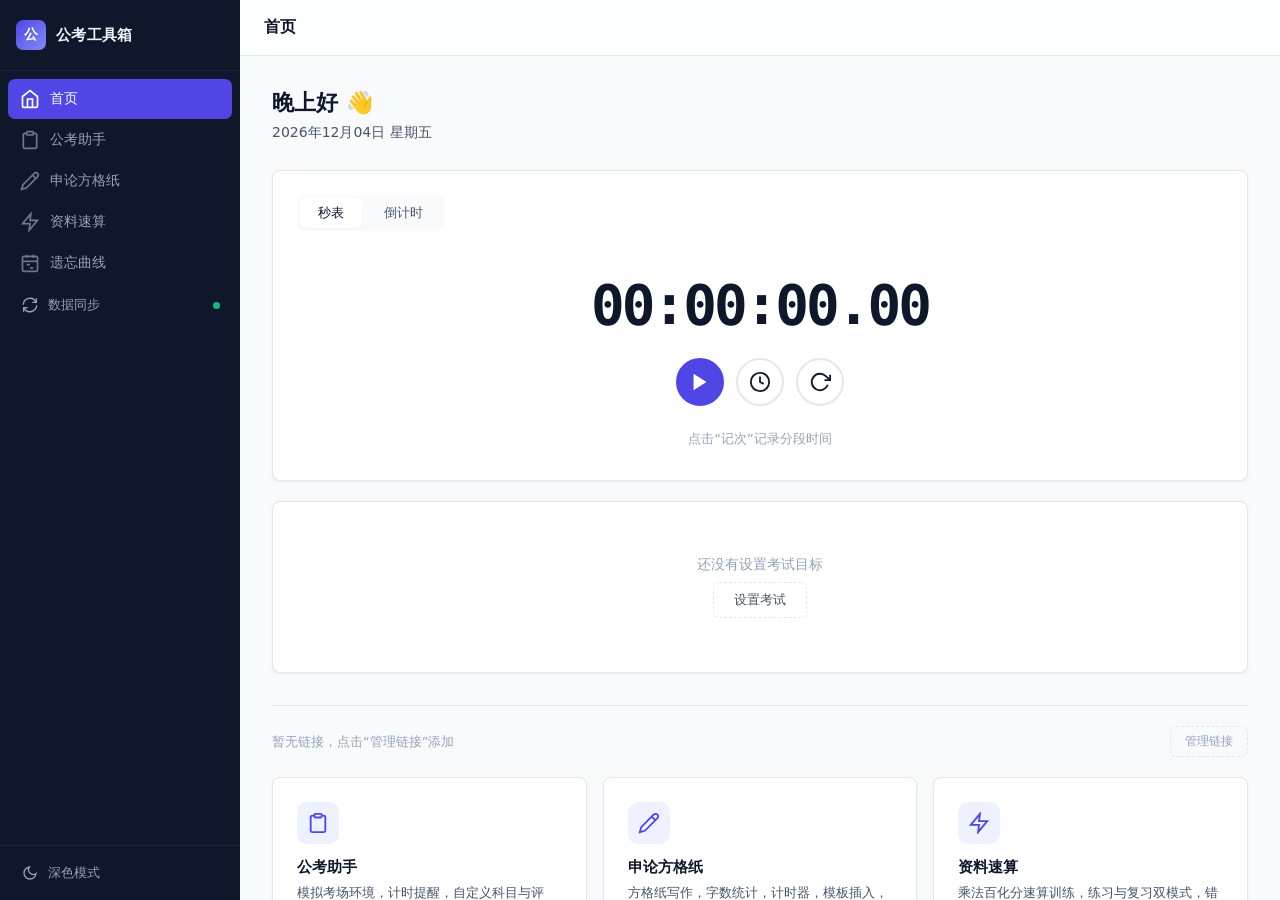
<file: index.html>
﻿<!DOCTYPE html>
<html lang="zh-CN">
<head>
<meta charset="UTF-8">
<meta http-equiv="refresh" content="0;url=tools/公考工具箱/index.html">
<title>公考工具箱</title>
</head>
<body>
<p>正在跳转至 <a href="tools/公考工具箱/index.html">公考工具箱</a>...</p>
</body>
</html>
</file>
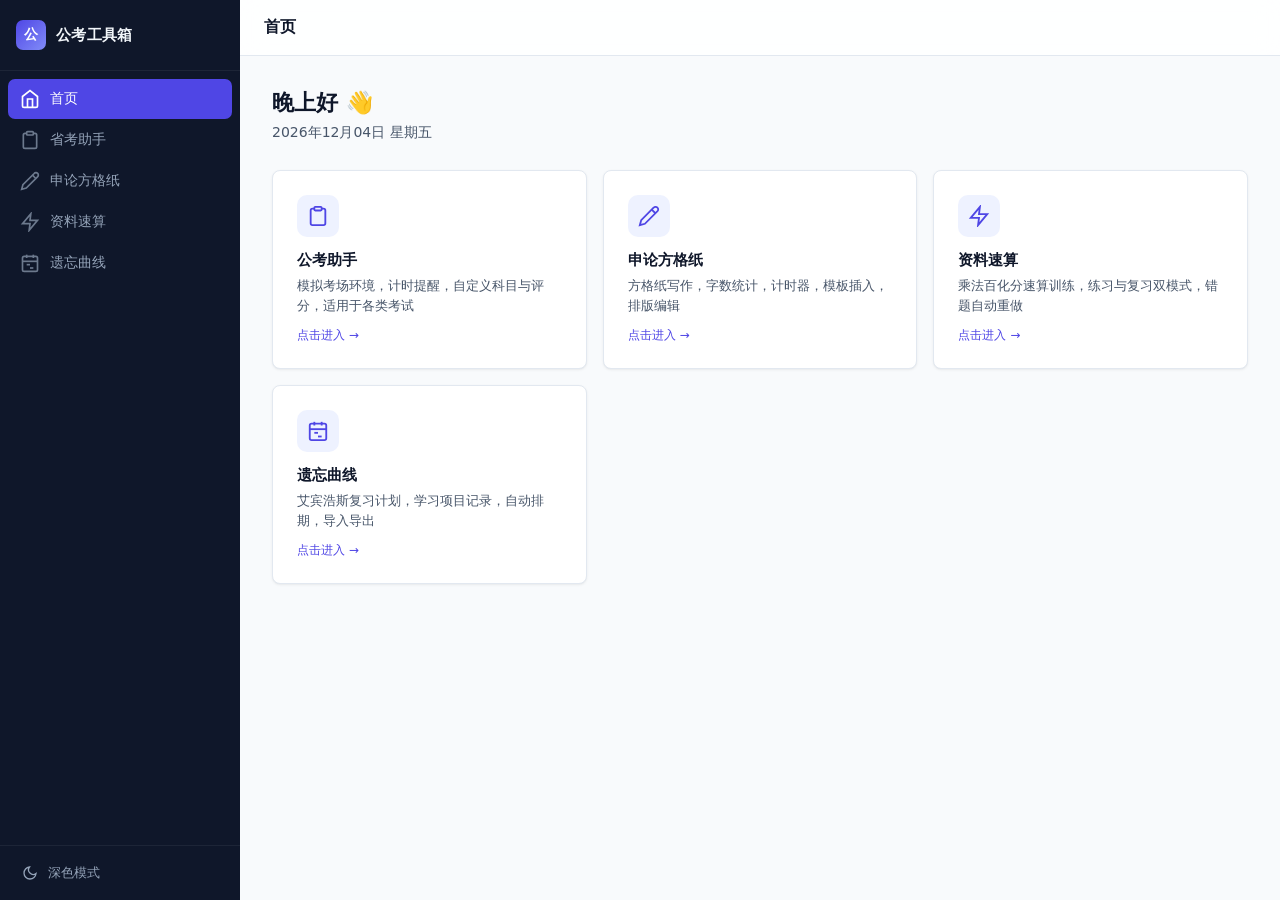
<file: 公考工具箱/index.html>
<!DOCTYPE html>
<html lang="zh-CN" data-theme="light">
<head>
<meta charset="UTF-8">
<meta name="viewport" content="width=device-width, initial-scale=1.0">
<title>公考工具箱</title>
<link rel="stylesheet" href="assets/css/portal.css">
</head>
<body>
<div class="app-layout">
  <aside class="sidebar" role="navigation">
    <div class="sidebar-brand">
      <div class="sidebar-brand-icon">公</div>
      <span class="sidebar-brand-text">公考工具箱</span>
    </div>
    <nav class="sidebar-nav">
      <button class="nav-item active" data-view="dashboard">
        <svg viewBox="0 0 24 24" fill="none" stroke="currentColor" stroke-width="2"><path d="M3 9l9-7 9 7v11a2 2 0 0 1-2 2H5a2 2 0 0 1-2-2z"/><polyline points="9 22 9 12 15 12 15 22"/></svg>首页
      </button>
      <button class="nav-item" data-view="exam">
        <svg viewBox="0 0 24 24" fill="none" stroke="currentColor" stroke-width="2"><path d="M16 4h2a2 2 0 0 1 2 2v14a2 2 0 0 1-2 2H6a2 2 0 0 1-2-2V6a2 2 0 0 1 2-2h2"/><rect x="8" y="2" width="8" height="4" rx="1" ry="1"/></svg>省考助手
      </button>
      <button class="nav-item" data-view="essay">
        <svg viewBox="0 0 24 24" fill="none" stroke="currentColor" stroke-width="2"><path d="M17 3a2.85 2.83 0 1 1 4 4L7.5 20.5 2 22l1.5-5.5Z"/><path d="m15 5 4 4"/></svg>申论方格纸
      </button>
      <button class="nav-item" data-view="speed">
        <svg viewBox="0 0 24 24" fill="none" stroke="currentColor" stroke-width="2"><polygon points="13 2 3 14 12 14 11 22 21 10 12 10 13 2"/></svg>资料速算
      </button>
      <button class="nav-item" data-view="curve">
        <svg viewBox="0 0 24 24" fill="none" stroke="currentColor" stroke-width="2"><rect x="3" y="4" width="18" height="18" rx="2" ry="2"/><line x1="16" y1="2" x2="16" y2="6"/><line x1="8" y1="2" x2="8" y2="6"/><line x1="3" y1="10" x2="21" y2="10"/><line x1="8" y1="14" x2="12" y2="14"/><line x1="12" y1="18" x2="16" y2="18"/></svg>遗忘曲线
      </button>
    </nav>
    <div class="sidebar-footer">
      <button class="theme-toggle" id="theme-toggle">
        <span class="theme-icon"><svg viewBox="0 0 24 24" fill="none" stroke="currentColor" stroke-width="2"><path d="M21 12.79A9 9 0 1 1 11.21 3 7 7 0 0 0 21 12.79z"/></svg></span>
        <span class="theme-label">深色模式</span>
      </button>
    </div>
  </aside>
  <div class="sidebar-overlay" id="sidebar-overlay"></div>
  <div class="main-area">
    <header class="header">
      <div class="header-left">
        <button class="mobile-menu-btn" id="mobile-menu-btn" aria-label="菜单"><svg viewBox="0 0 24 24" fill="none" stroke="currentColor" stroke-width="2"><line x1="3" y1="6" x2="21" y2="6"/><line x1="3" y1="12" x2="21" y2="12"/><line x1="3" y1="18" x2="21" y2="18"/></svg></button>
        <span class="page-title" id="page-title">首页</span>
      </div>
      <div class="header-actions"></div>
    </header>
    <div class="content-area">
      <div class="dashboard-view" id="dashboard-view">
        <div class="dashboard-greeting">
          <h2><span id="greeting-text">早上好</span> 👋</h2>
          <span class="greeting-date" id="greeting-date"></span>
        </div>
        <div class="tool-cards">
          <div class="tool-card" data-view="exam">
            <div class="tool-card-icon"><svg viewBox="0 0 24 24" fill="none" stroke="currentColor" stroke-width="2"><path d="M16 4h2a2 2 0 0 1 2 2v14a2 2 0 0 1-2 2H6a2 2 0 0 1-2-2V6a2 2 0 0 1 2-2h2"/><rect x="8" y="2" width="8" height="4" rx="1" ry="1"/></svg></div>
            <div class="tool-card-title">公考助手</div>
            <div class="tool-card-desc">模拟考场环境，计时提醒，自定义科目与评分，适用于各类考试</div>
            <div class="tool-card-hint">点击进入 →</div>
          </div>
          <div class="tool-card" data-view="essay">
            <div class="tool-card-icon"><svg viewBox="0 0 24 24" fill="none" stroke="currentColor" stroke-width="2"><path d="M17 3a2.85 2.83 0 1 1 4 4L7.5 20.5 2 22l1.5-5.5Z"/><path d="m15 5 4 4"/></svg></div>
            <div class="tool-card-title">申论方格纸</div>
            <div class="tool-card-desc">方格纸写作，字数统计，计时器，模板插入，排版编辑</div>
            <div class="tool-card-hint">点击进入 →</div>
          </div>
          <div class="tool-card" data-view="speed">
            <div class="tool-card-icon"><svg viewBox="0 0 24 24" fill="none" stroke="currentColor" stroke-width="2"><polygon points="13 2 3 14 12 14 11 22 21 10 12 10 13 2"/></svg></div>
            <div class="tool-card-title">资料速算</div>
            <div class="tool-card-desc">乘法百化分速算训练，练习与复习双模式，错题自动重做</div>
            <div class="tool-card-hint">点击进入 →</div>
          </div>
          <div class="tool-card" data-view="curve">
            <div class="tool-card-icon"><svg viewBox="0 0 24 24" fill="none" stroke="currentColor" stroke-width="2"><rect x="3" y="4" width="18" height="18" rx="2" ry="2"/><line x1="16" y1="2" x2="16" y2="6"/><line x1="8" y1="2" x2="8" y2="6"/><line x1="3" y1="10" x2="21" y2="10"/><line x1="8" y1="14" x2="12" y2="14"/><line x1="12" y1="18" x2="16" y2="18"/></svg></div>
            <div class="tool-card-title">遗忘曲线</div>
            <div class="tool-card-desc">艾宾浩斯复习计划，学习项目记录，自动排期，导入导出</div>
            <div class="tool-card-hint">点击进入 →</div>
          </div>
        </div>
      </div>
      <div class="tool-container" id="tool-container">
        <iframe class="tool-frame" id="tool-frame" sandbox="allow-scripts allow-same-origin allow-forms allow-modals" loading="lazy"></iframe>
      </div>
    </div>
  </div>
</div>
<script src="assets/js/portal.js"></script>
</body>
</html>
</file>
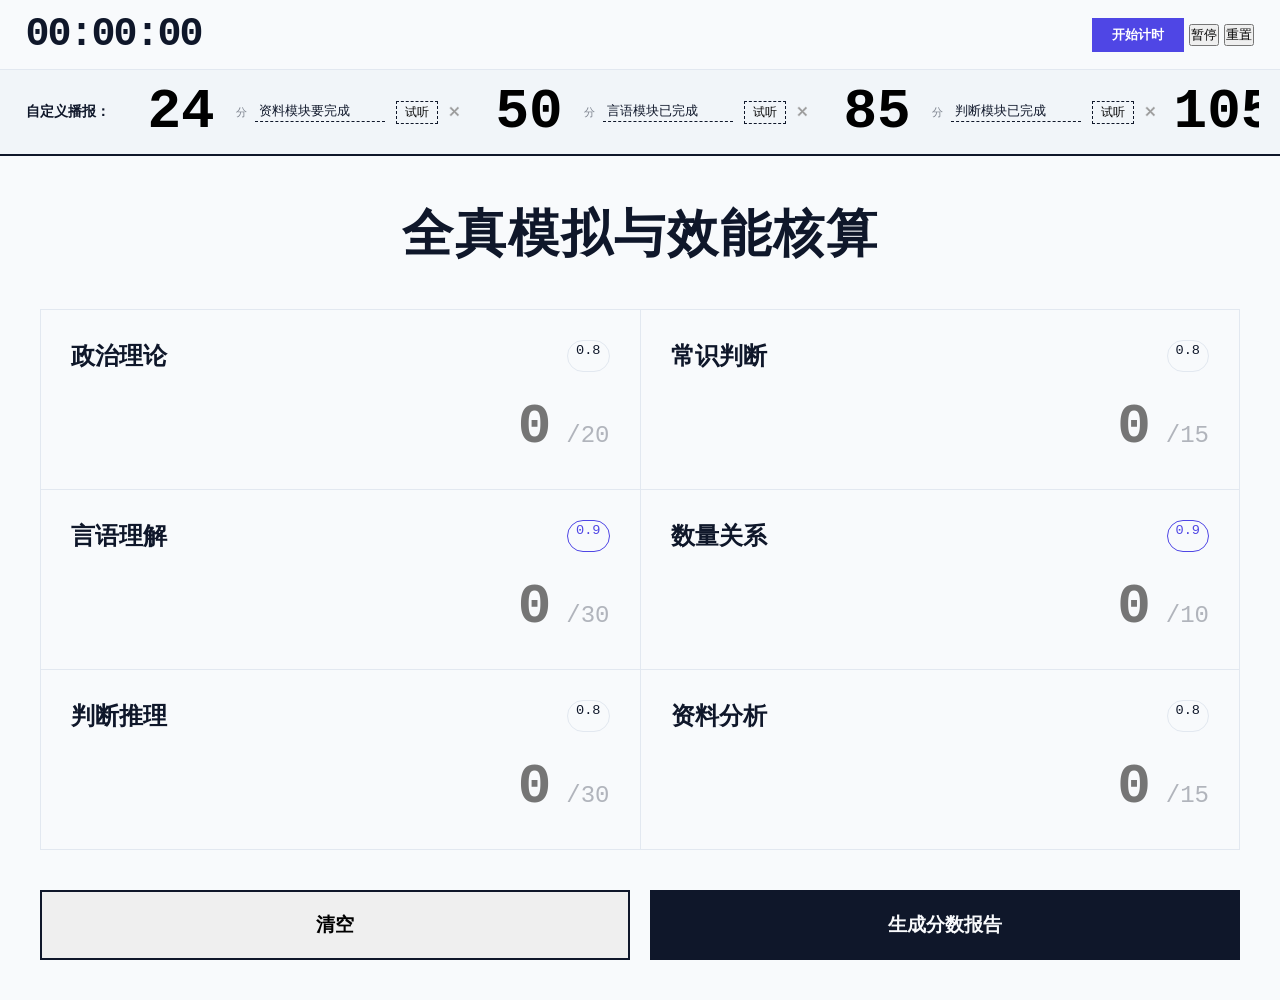
<file: tools/公考助手/index.html>
﻿<!DOCTYPE html>
<html lang="zh-CN">
<head>
    <meta charset="UTF-8">
    <meta name="viewport" content="width=device-width, initial-scale=1.0">
    <title>公考助手｜自主模拟终端</title>
    <style>
        :root {
            --bg: #f8fafc;
            --ink: #0f172a;
            --accent: #4f46e5;
            --border: 1px solid #e2e8f0;
            --border-thick: 2px solid #0f172a;
            --font-sans: -apple-system, BlinkMacSystemFont, "PingFang SC", "Microsoft YaHei", system-ui, sans-serif;
            --font-mono: "SF Mono", Consolas, monospace;
        }

        * { box-sizing: border-box; margin: 0; padding: 0; }

        body {
            background-color: var(--bg);
            color: var(--ink);
            font-family: var(--font-sans);
            padding: 160px 2vw 40px; /* 留出顶部空间 */
        }

        #progress-bar {
            position: fixed; top: 0; left: 0; height: 4px; background: var(--accent); width: 0%; z-index: 1000; transition: width 1s linear;
        }

        /* === 顶部控制中心 === */
        header {
            position: fixed; top: 0; left: 0; right: 0;
            background: var(--bg);
            border-bottom: var(--border-thick);
            z-index: 100;
        }

        .header-main {
            display: flex; justify-content: space-between; align-items: center;
            height: 70px; padding: 0 2vw; border-bottom: var(--border);
        }

        .timer-display { font-family: var(--font-mono); font-size: 2.5rem; font-weight: bold; letter-spacing: -2px; }

        /* 自定义时间设置区 */
        .config-panel {
            background: #f1f5f9;
            padding: 10px 2vw;
            display: flex; gap: 20px; align-items: center;
            font-size: 0.85rem; overflow-x: auto;
        }
        .config-item { display: flex; align-items: center; gap: 5px; }
        .config-item input {
            width: 45px; background: transparent; border: none; border-bottom: 1px solid var(--ink);
            text-align: center; font-family: var(--font-mono); font-weight: bold; font-size: 0.9rem;
        }
        .test-btn {
            border: 1px dashed var(--ink); padding: 2px 8px; font-size: 0.75rem; cursor: pointer;
            background: transparent; margin-left: 5px;
        }
        .test-btn:hover { background: var(--ink); color: var(--bg); }
        .reminder-item { display: flex; align-items: center; gap: 6px; white-space: nowrap; flex-shrink: 0; }
        .reminder-time { width: 48px; background: transparent; border: none; border-bottom: 1px solid var(--ink); text-align: center; font-family: var(--font-mono); font-weight: bold; font-size: 0.9rem; }
        .reminder-sep { font-size: 0.7rem; opacity: 0.5; margin-right: 2px; }
        .reminder-msg { width: 130px; background: transparent; border: none; border-bottom: 1px dashed var(--ink); font-size: 0.8rem; padding: 2px 4px; color: var(--ink); font-family: var(--font-sans); outline: none; }
        .reminder-msg:focus { border-bottom-color: var(--accent); }
        .del-btn { border: none; background: transparent; cursor: pointer; font-size: 0.85rem; color: #999; padding: 2px 4px; transition: color .15s; }
        .del-btn:hover { color: var(--accent); }
        .add-reminder-btn { border: 1px dashed var(--ink); padding: 4px 10px; font-size: 0.75rem; cursor: pointer; background: transparent; white-space: nowrap; flex-shrink: 0; }
        .add-reminder-btn:hover { background: var(--ink); color: var(--bg); }


        .edit-btn { border: 1px dashed var(--ink); padding: 4px 10px; font-size: 0.75rem; cursor: pointer; background: transparent; white-space: nowrap; flex-shrink: 0; margin-left: auto; }
        .edit-btn:hover { background: var(--ink); color: var(--bg); }
        .editor-overlay { position: fixed; inset: 0; background: rgba(0,0,0,0.5); z-index: 200; display: none; align-items: center; justify-content: center; }
        .editor-overlay.open { display: flex; }
        .editor-modal { background: #ffffff; border: 3px solid #111; max-width: 600px; width: 90%; max-height: 80vh; display: flex; flex-direction: column; }
        .editor-header { display: flex; justify-content: space-between; align-items: center; padding: 16px 20px; border-bottom: 1px solid #111; }
        .editor-header h3 { font-size: 1.1rem; font-weight: 800; }
        .editor-close { border: none; background: none; font-size: 1.2rem; cursor: pointer; padding: 4px; color: #111; }
        .editor-body { padding: 20px; overflow-y: auto; flex: 1; }
        .editor-field { margin-bottom: 16px; }
        .editor-field label { display: block; font-size: 0.8rem; font-weight: 700; margin-bottom: 4px; text-transform: uppercase; opacity: 0.5; }
        .editor-title-input { width: 100%; background: transparent; border: none; border-bottom: 1px solid #111; font-size: 1.2rem; font-weight: 700; padding: 4px 0; font-family: inherit; outline: none; }
        .editor-modules > label { display: block; font-size: 0.8rem; font-weight: 700; margin-bottom: 8px; text-transform: uppercase; opacity: 0.5; }
        .editor-module-row { display: flex; gap: 8px; align-items: center; margin-bottom: 8px; padding: 8px; border: 1px solid #ccc; background: #f1f5f9; }
        .editor-module-row input { background: transparent; border: none; border-bottom: 1px solid #111; font-family: inherit; font-size: 0.85rem; padding: 3px 4px; outline: none; width: 100%; }
        .editor-module-name { flex: 1; min-width: 0; }
        .editor-module-weight { width: 55px; text-align: center; }
        .editor-module-count { width: 55px; text-align: center; }
        .editor-del-btn { border: none; background: none; cursor: pointer; font-size: 1rem; color: #999; padding: 4px; }
        .editor-del-btn:hover { color: var(--accent); }
        .editor-add-btn { width: 100%; padding: 8px; border: 1px dashed #111; background: transparent; cursor: pointer; font-size: 0.8rem; margin-top: 4px; }
        .editor-add-btn:hover { background: #111; color: #ffffff; }
        .editor-footer { display: flex; gap: 8px; padding: 16px 20px; border-top: 1px solid #111; }
        .editor-footer button { flex: 1; padding: 10px; font-weight: 800; cursor: pointer; border: 1px solid #111; font-size: 0.9rem; }
        .btn-save { background: #111; color: #ffffff; }
        .btn-cancel { background: transparent; }
        .btn-save:hover { opacity: 0.8; }
        .btn-cancel:hover { background: #f1f5f9; }
        /* === 主体内容 === */
        main { max-width: 1200px; margin: 0 auto; }

        .hero-title {
            font-size: clamp(1.8rem, 4vw, 3.5rem);
            font-weight: 900;
            text-align: center; /* 居中排列 */
            margin: 40px 0;
            letter-spacing: 2px;
        }

        .grid-container {
            display: grid; grid-template-columns: repeat(2, 1fr);
            border-top: var(--border); border-left: var(--border);
        }
        @media (max-width: 768px) { .grid-container { grid-template-columns: 1fr; } }

        .module {
            border-right: var(--border); border-bottom: var(--border);
            padding: 30px; display: flex; flex-direction: column; justify-content: space-between;
            min-height: 180px;
        }

        .mod-header { display: flex; justify-content: space-between; }
        .mod-title { font-size: 1.5rem; font-weight: 800; }
        .mod-weight { font-family: var(--font-mono); font-size: 0.85rem; padding: 2px 8px; border: var(--border); border-radius: 50px; }
        .weight-high { border-color: var(--accent); color: var(--accent); }

        .input-area { display: flex; align-items: baseline; justify-content: flex-end; }
        input[type="number"] {
            font-family: var(--font-mono); font-size: 3.5rem; font-weight: 700;
            background: transparent; border: none; width: 100px; text-align: right; outline: none;
        }
        input[type="number"]:focus { color: var(--accent); }
        .limit { font-family: var(--font-mono); font-size: 1.5rem; opacity: 0.3; }

        .action-footer { margin-top: 40px; display: flex; gap: 20px; }
        .btn-huge { flex: 1; padding: 20px; font-size: 1.2rem; font-weight: 900; border: var(--border-thick); cursor: pointer; }
        .calc { background: var(--ink); color: var(--bg); }

        #result-panel {
            display: none; margin-top: 40px; padding: 40px 0; border-top: var(--border-thick);
            text-align: right; animation: fadeIn 0.5s;
        }
        .score-huge { font-size: 8rem; font-weight: 900; color: var(--accent); line-height: 1; }
        @keyframes fadeIn { from { opacity: 0; } to { opacity: 1; } }
    </style>
</head>
<body>

<div id="progress-bar"></div>

<header>
    <div class="header-main">
        <div class="timer-display" id="timer">00:00:00</div>
        <div class="controls">
            <button onclick="startTimer()" id="btn-start" style="background:var(--accent); color:white; border:none; padding:8px 20px; font-weight:900;">开始计时</button>
            <button onclick="pauseTimer()">暂停</button>
            <button onclick="resetTimer()">重置</button>
        </div>
    </div>
    <div class="config-panel">
        <span style="font-weight:bold; flex-shrink:0;">&#33258;&#23450;&#20041;&#25773;&#25253;&#65306;</span>
        <div id="reminders-container" style="display:flex; gap:12px; align-items:center; flex-wrap:nowrap;"></div>
        <button class="add-reminder-btn" onclick="addReminder()">+ &#28155;&#21152;</button>
        <button class="edit-btn" onclick="openEditor()">&#9998; &#32534;&#36753;&#31185;&#30446;</button>
    </div>
</header>

<main>
    <div class="hero-title" id="hero-title">全真模拟与效能核算</div>

    <div class="grid-container" id="modules-container"></div>

    <div class="action-footer">
        <button class="btn-huge" onclick="resetForm()">清空</button>
        <button class="btn-huge calc" onclick="calcScore()">生成分数报告</button>
    </div>

    <div id="result-panel">
        <div style="font-weight:bold; opacity:0.5;">FINAL SCORE</div>
        <div class="score-huge" id="final-score">0.0</div>
        <div id="stat-info" style="font-weight:bold; margin-top:10px;"></div>
    </div>
</main>

<script>
let timer, sec = 0, active = false;
const synth = window.speechSynthesis;
const CONFIG_KEY = 'exam-config';
const REMINDER_KEY = 'exam-reminders';
let config = { title: '', modules: [] };
let reminders = [];
var moduleCounter = 0;

function generateId() {
    return 'm' + (moduleCounter++);
}

function defaultConfig() {
    return {
        title: '全真模拟与效能核算',
        modules: [
            { id: generateId(), name: '政治理论', weight: 0.8, count: 20 },
            { id: generateId(), name: '常识判断', weight: 0.8, count: 15 },
            { id: generateId(), name: '言语理解', weight: 0.9, count: 30 },
            { id: generateId(), name: '数量关系', weight: 0.9, count: 10 },
            { id: generateId(), name: '判断推理', weight: 0.8, count: 30 },
            { id: generateId(), name: '资料分析', weight: 0.8, count: 15 }
        ]
    };
}

function defaultReminders() {
    return [
        { id: 'r' + Date.now(), time: 24, message: '资料模块要完成' },
        { id: 'r' + (Date.now()+1), time: 50, message: '言语模块已完成' },
        { id: 'r' + (Date.now()+2), time: 85, message: '判断模块已完成' },
        { id: 'r' + (Date.now()+3), time: 105, message: '政治理论和常识已完成' }
    ];
}

function loadConfig() {
    try {
        var data = JSON.parse(localStorage.getItem(CONFIG_KEY));
        if (data && data.title && data.modules && data.modules.length > 0) {
            config = data;
            // Recalculate moduleCounter from existing IDs
            config.modules.forEach(function(m) {
                var n = parseInt(m.id.replace('m', ''));
                if (n >= moduleCounter) moduleCounter = n + 1;
            });
        } else {
            config = defaultConfig();
            saveConfig();
        }
    } catch (e) {
        config = defaultConfig();
        saveConfig();
    }
}

function saveConfig() {
    localStorage.setItem(CONFIG_KEY, JSON.stringify(config));
    if (window.SyncStore) window.SyncStore.writeData(CONFIG_KEY, config);
}

function loadReminders() {
    try {
        var data = JSON.parse(localStorage.getItem(REMINDER_KEY));
        if (data && data.length > 0) { reminders = data; }
        else { reminders = defaultReminders(); saveReminders(); }
    } catch (e) { reminders = defaultReminders(); saveReminders(); }
}

function saveReminders() {
    localStorage.setItem(REMINDER_KEY, JSON.stringify(reminders));
    if (window.SyncStore) window.SyncStore.writeData(REMINDER_KEY, reminders);
}

/* === Renderers === */

function renderTitle() {
    var el = document.getElementById('hero-title');
    if (el) el.textContent = config.title;
}

function renderModules() {
    var c = document.getElementById('modules-container');
    if (!c) return;
    c.innerHTML = '';
    config.modules.forEach(function(m) {
        var div = document.createElement('div');
        div.className = 'module';
        var isHigh = m.weight >= 0.9;
        div.innerHTML =
            '<div class="mod-header"><div class="mod-title">' + m.name + '</div><div class="mod-weight' + (isHigh ? ' weight-high' : '') + '">' + m.weight + '</div></div>' +
            '<div class="input-area"><input type="number" id="' + m.id + '" placeholder="0"><span class="limit">/' + m.count + '</span></div>';
        c.appendChild(div);
    });
    // Restore previously entered values from result-panel if visible
}

function renderReminders() {
    var c = document.getElementById('reminders-container');
    if (!c) return;
    c.innerHTML = '';
    reminders.forEach(function(r) {
        var div = document.createElement('div');
        div.className = 'reminder-item';
        div.innerHTML =
            '<input type="number" class="reminder-time" value="' + r.time + '" min="0" max="999" data-id="' + r.id + '">' +
            '<span class="reminder-sep">分</span>' +
            '<input type="text" class="reminder-msg" value="' + r.message.replace(/"/g,'&quot;') + '" placeholder="播报内容..." data-id="' + r.id + '">' +
            '<button class="test-btn" data-id="' + r.id + '">试听</button>' +
            '<button class="del-btn" data-id="' + r.id + '" title="删除">✕</button>';
        c.appendChild(div);
    });
    c.querySelectorAll('.reminder-time').forEach(function(inp) {
        inp.addEventListener('change', function() {
            var r = reminders.find(function(x) { return x.id === this.dataset.id; }.bind(this));
            if (r) { r.time = parseInt(this.value) || 0; saveReminders(); }
        });
    });
    c.querySelectorAll('.reminder-msg').forEach(function(inp) {
        inp.addEventListener('change', function() {
            var r = reminders.find(function(x) { return x.id === this.dataset.id; }.bind(this));
            if (r) { r.message = this.value; saveReminders(); }
        });
    });
}

function addReminder() {
    reminders.push({ id: 'r' + Date.now() + Math.random().toString(36).slice(2,6), time: 0, message: '' });
    saveReminders();
    renderReminders();
}

function removeReminder(id) {
    reminders = reminders.filter(function(r) { return r.id !== id; });
    saveReminders();
    renderReminders();
}

function testReminder(id) {
    var r = reminders.find(function(x) { return x.id === id; });
    if (r && r.message) say(r.message);
}

function say(txt) {
    if (!txt) return;
    synth.cancel();
    var u = new SpeechSynthesisUtterance(txt);
    u.lang = 'zh-CN';
    synth.speak(u);
}

function renderTime() {
    sec++;
    var m = Math.floor(sec / 60), s = sec % 60;
    document.getElementById('timer').innerText =
        (m < 10 ? '0' + m : m) + ':' + (s < 10 ? '0' + s : s);
    document.getElementById('progress-bar').style.width = (sec / 7200 * 100) + '%';
    reminders.forEach(function(r) {
        if (r.time > 0 && sec === r.time * 60) say(r.message);
    });
}

function startTimer() { if(!active){ active=true; timer=setInterval(renderTime, 1000); say('开始模拟'); document.getElementById('btn-start').style.background='#10b981'; document.getElementById('btn-start').textContent='计时中'; } }
function pauseTimer() { clearInterval(timer); active=false; document.getElementById('btn-start').style.background='var(--accent)'; document.getElementById('btn-start').textContent='继续'; }
function resetTimer() { pauseTimer(); sec=0; document.getElementById('timer').innerText='00:00:00'; document.getElementById('btn-start').style.background='var(--accent)'; document.getElementById('btn-start').textContent='开始计时'; }

function calcScore() {
    var total = 0;
    config.modules.forEach(function(m) {
        var val = Number(document.getElementById(m.id).value) || 0;
        total += val * m.weight;
    });
    document.getElementById('result-panel').style.display = 'block';
    document.getElementById('final-score').innerText = total.toFixed(1);
    window.scrollTo({top: document.body.scrollHeight, behavior:'smooth'});
}

function resetForm() { document.querySelectorAll('input').forEach(function(i){ i.value=''; }); }

/* === Editor === */

function openEditor() {
    var overlay = document.getElementById('editor-overlay');
    var titleInput = document.getElementById('editor-title');
    var list = document.getElementById('editor-modules-list');
    if (!overlay || !titleInput || !list) return;
    titleInput.value = config.title;
    renderEditorModules();
    overlay.classList.add('open');
}

function closeEditor() {
    var overlay = document.getElementById('editor-overlay');
    if (overlay) overlay.classList.remove('open');
}

function renderEditorModules() {
    var list = document.getElementById('editor-modules-list');
    if (!list) return;
    list.innerHTML = '';
    config.modules.forEach(function(m, i) {
        var row = document.createElement('div');
        row.className = 'editor-module-row';
        row.innerHTML =
            '<div class="editor-module-name"><input type="text" class="editor-name-input" value="' + m.name.replace(/"/g,'&quot;') + '" data-idx="' + i + '"></div>' +
            '<div class="editor-module-weight"><input type="number" class="editor-weight-input" value="' + m.weight + '" step="0.05" min="0" max="2" data-idx="' + i + '"></div>' +
            '<div class="editor-module-count"><input type="number" class="editor-count-input" value="' + m.count + '" min="1" data-idx="' + i + '"></div>' +
            '<button class="editor-del-btn" onclick="removeEditorModule(' + i + ')" title="删除">✕</button>';
        list.appendChild(row);
    });
}

function addEditorModule() {
    config.modules.push({ id: generateId(), name: '新科目', weight: 0.5, count: 10 });
    renderEditorModules();
}

function removeEditorModule(idx) {
    config.modules.splice(idx, 1);
    renderEditorModules();
}

function saveEditor() {
    var titleInput = document.getElementById('editor-title');
    if (titleInput) config.title = titleInput.value || '全真模拟';
    // Read values from editor
    var list = document.getElementById('editor-modules-list');
    if (list) {
        var rows = list.querySelectorAll('.editor-module-row');
        config.modules.forEach(function(m, i) {
            if (rows[i]) {
                var nameInp = rows[i].querySelector('.editor-name-input');
                var weightInp = rows[i].querySelector('.editor-weight-input');
                var countInp = rows[i].querySelector('.editor-count-input');
                if (nameInp) m.name = nameInp.value || '新科目';
                if (weightInp) m.weight = parseFloat(weightInp.value) || 0.5;
                if (countInp) m.count = parseInt(countInp.value) || 10;
            }
        });
    }
    saveConfig();
    renderTitle();
    renderModules();
    closeEditor();
}




/* === Event delegation === */
document.addEventListener('click', function(e) {
    var target = e.target;
    if (target.classList.contains('del-btn')) {
        var id = target.getAttribute('data-id');
        if (id) { reminders = reminders.filter(function(r) { return r.id !== id; }); saveReminders(); renderReminders(); }
        e.preventDefault();
    }
    if (target.classList.contains('test-btn')) {
        var id = target.getAttribute('data-id');
        if (id) { var r = reminders.find(function(x) { return x.id === id; }); if (r && r.message) say(r.message); }
        e.preventDefault();
    }
});

/* === Double-click Title Edit === */
function setupTitleEdit() {
    var el = document.getElementById('hero-title');
    if (!el) return;
    el.style.cursor = 'text';
    el.title = '双击编辑标题';
    el.addEventListener('dblclick', function() {
        var input = document.createElement('input');
        input.type = 'text';
        input.value = config.title;
        input.style.cssText = 'font-size:clamp(1.8rem,4vw,3.5rem);font-weight:900;text-align:center;background:transparent;border:none;border-bottom:2px solid #4f46e5;outline:none;font-family:inherit;width:80%;display:block;margin:0 auto;color:inherit;';
        el.style.display = 'none';
        el.parentNode.insertBefore(input, el);
        input.focus();
        input.select();
        input.addEventListener('blur', function() { finishEdit(input, el); });
        input.addEventListener('keydown', function(e) {
            if (e.key === 'Enter') { input.blur(); }
            if (e.key === 'Escape') { el.style.display = ''; input.remove(); }
        });
    });
}
function finishEdit(input, el) {
    var val = input.value.trim() || '全真模拟';
    config.title = val;
    saveConfig();
    el.textContent = val;
    el.style.display = '';
    input.remove();
}

/* === Init === */

loadConfig();
loadReminders();
renderTitle();
renderModules();
renderReminders();
</script>


<div class="editor-overlay" id="editor-overlay">
    <div class="editor-modal">
        <div class="editor-header">
            <h3>编辑考试配置</h3>
            <button class="editor-close" onclick="closeEditor()">✕</button>
        </div>
        <div class="editor-body">
            <div class="editor-field">
                <label>考试标题</label>
                <input type="text" id="editor-title" class="editor-title-input">
            </div>
            <div class="editor-modules">
                <label>科目模块</label>
                <div id="editor-modules-list"></div>
                <button class="editor-add-btn" onclick="addEditorModule()">+ 添加科目</button>
            </div>
        </div>
        <div class="editor-footer">
            <button class="btn-save" onclick="saveEditor()">保存</button>
            <button class="btn-cancel" onclick="closeEditor()">取消</button>
        </div>
    </div>
</div>

<script src="../公考工具箱/assets/js/sync.js"></script>
</body>
</html>
</file>
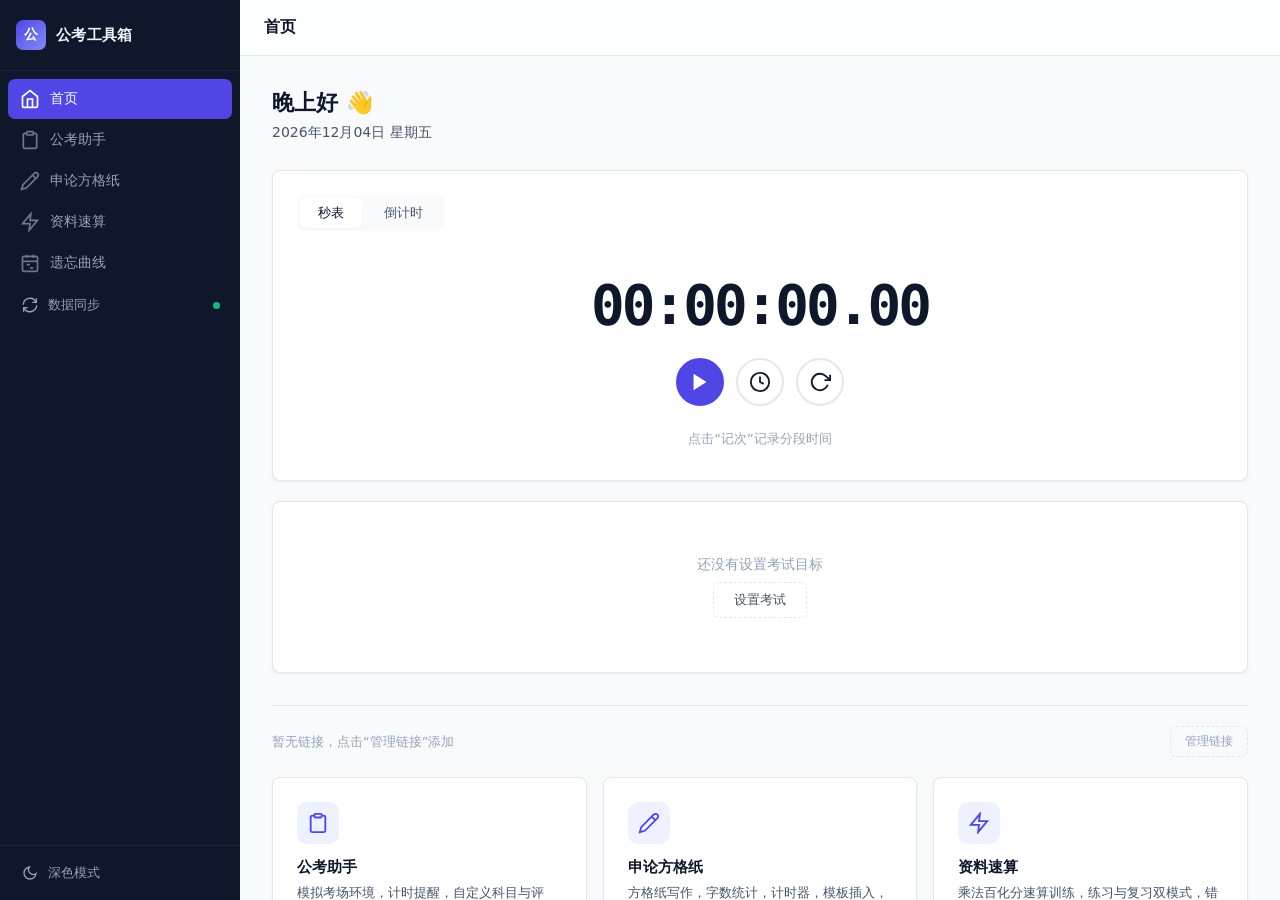
<file: tools/公考工具箱/index.html>
<!DOCTYPE html>
<html lang="zh-CN" data-theme="light">
<head>
<meta charset="UTF-8">
<meta name="viewport" content="width=device-width, initial-scale=1.0">
<title>公考工具箱</title>
<link rel="stylesheet" href="assets/css/portal.css">
</head>
<body>
<div class="app-layout">
  <aside class="sidebar" role="navigation">
    <div class="sidebar-brand">
      <div class="sidebar-brand-icon">公</div>
      <span class="sidebar-brand-text">公考工具箱</span>
    </div>
    <nav class="sidebar-nav">
      <button class="nav-item active" data-view="dashboard">
        <svg viewBox="0 0 24 24" fill="none" stroke="currentColor" stroke-width="2"><path d="M3 9l9-7 9 7v11a2 2 0 0 1-2 2H5a2 2 0 0 1-2-2z"/><polyline points="9 22 9 12 15 12 15 22"/></svg>首页
      </button>
      <button class="nav-item" data-view="exam">
        <svg viewBox="0 0 24 24" fill="none" stroke="currentColor" stroke-width="2"><path d="M16 4h2a2 2 0 0 1 2 2v14a2 2 0 0 1-2 2H6a2 2 0 0 1-2-2V6a2 2 0 0 1 2-2h2"/><rect x="8" y="2" width="8" height="4" rx="1" ry="1"/></svg>公考助手
      </button>
      <button class="nav-item" data-view="essay">
        <svg viewBox="0 0 24 24" fill="none" stroke="currentColor" stroke-width="2"><path d="M17 3a2.85 2.83 0 1 1 4 4L7.5 20.5 2 22l1.5-5.5Z"/><path d="m15 5 4 4"/></svg>申论方格纸
      </button>
      <button class="nav-item" data-view="speed">
        <svg viewBox="0 0 24 24" fill="none" stroke="currentColor" stroke-width="2"><polygon points="13 2 3 14 12 14 11 22 21 10 12 10 13 2"/></svg>资料速算
      </button>
      <button class="nav-item" data-view="curve">
        <svg viewBox="0 0 24 24" fill="none" stroke="currentColor" stroke-width="2"><rect x="3" y="4" width="18" height="18" rx="2" ry="2"/><line x1="16" y1="2" x2="16" y2="6"/><line x1="8" y1="2" x2="8" y2="6"/><line x1="3" y1="10" x2="21" y2="10"/><line x1="8" y1="14" x2="12" y2="14"/><line x1="12" y1="18" x2="16" y2="18"/></svg>遗忘曲线
      </button>
      <button class="sidebar-sync-btn" id="sidebar-sync-btn">
        <span class="sync-icon"><svg viewBox="0 0 24 24" fill="none" stroke="currentColor" stroke-width="2"><path d="M21.5 2v6h-6M2.5 22v-6h6M2 11.5a10 10 0 0 1 18.8-4.3M22 12.5a10 10 0 0 1-18.8 4.2"/></svg></span>
        <span>数据同步</span>
        <span class="sidebar-sync-status offline" id="sidebar-sync-status" title="同步未配置"></span>
      </button>
    </nav>
    <div class="sidebar-footer">
      <button class="theme-toggle" id="theme-toggle">
        <span class="theme-icon"><svg viewBox="0 0 24 24" fill="none" stroke="currentColor" stroke-width="2"><path d="M21 12.79A9 9 0 1 1 11.21 3 7 7 0 0 0 21 12.79z"/></svg></span>
        <span class="theme-label">深色模式</span>
      </button>
    </div>
  </aside>
  <div class="sidebar-overlay" id="sidebar-overlay"></div>
  <div class="main-area">
    <header class="header">
      <div class="header-left">
        <button class="mobile-menu-btn" id="mobile-menu-btn" aria-label="菜单"><svg viewBox="0 0 24 24" fill="none" stroke="currentColor" stroke-width="2"><line x1="3" y1="6" x2="21" y2="6"/><line x1="3" y1="12" x2="21" y2="12"/><line x1="3" y1="18" x2="21" y2="18"/></svg></button>
        <span class="page-title" id="page-title">首页</span>
      </div>
      <div class="header-actions"></div>
    </header>
    <div class="content-area">
      <div class="dashboard-view" id="dashboard-view">
        <div class="dashboard-greeting">
          <h2><span id="greeting-text">早上好</span> 👋</h2>
          <span class="greeting-date" id="greeting-date"></span>
        </div>

        <!-- Timer Section -->
        <div class="timer-section" id="timer-section">
          <div class="timer-mode-tabs">
            <button class="timer-mode-tab active" data-mode="stopwatch" onclick="switchTimerMode('stopwatch')">秒表</button>
            <button class="timer-mode-tab" data-mode="countdown" onclick="switchTimerMode('countdown')">倒计时</button>
          </div>
          <div class="timer-main-display" id="timer-display">00:00:00.00</div>
          <div class="timer-controls">
            <button class="timer-btn-circle primary" id="timer-start-btn" onclick="timerStartStop()" title="开始/暂停">
              <svg viewBox="0 0 24 24" fill="currentColor"><polygon points="5,3 19,12 5,21"/></svg>
            </button>
            <button class="timer-btn-circle" id="timer-lap-btn" onclick="timerLap()" title="记次">
              <svg viewBox="0 0 24 24" fill="none" stroke="currentColor" stroke-width="2"><circle cx="12" cy="12" r="10"/><polyline points="12 6 12 12 16 14"/></svg>
            </button>
            <button class="timer-btn-circle" onclick="timerReset()" title="重置">
              <svg viewBox="0 0 24 24" fill="none" stroke="currentColor" stroke-width="2"><polyline points="23 4 23 10 17 10"/><path d="M20.49 15a9 9 0 1 1-2.12-9.36L23 10"/></svg>
            </button>
          </div>
          <div class="timer-countdown-setup" id="countdown-setup" style="display:none;">
            <input type="number" id="countdown-h" value="2" min="0" max="99"><label>小时</label>
            <input type="number" id="countdown-m" value="0" min="0" max="59"><label>分钟</label>
            <input type="number" id="countdown-s" value="0" min="0" max="59"><label>秒</label>
          </div>
          <div id="sw-lap-area">
            <div class="timer-laps-title" id="timer-laps-title">分段记录</div>
            <div class="timer-laps" id="timer-laps"><div class="timer-empty-laps">点击“记次”记录分段时间</div></div>
          </div>
        </div>

        <!-- Countdown Section -->
        <div class="countdown-section" id="countdown-section"></div>

        <!-- Footer Links -->
        <div class="dashboard-footer">
          <div id="footer-links-empty" class="dashboard-footer-empty">暂无链接，点击“管理链接”添加</div>
          <div class="dashboard-footer-links" id="footer-links"></div>
          <button class="dashboard-footer-manage-btn" onclick="openLinkManager()">管理链接</button>
        </div>

        <div class="tool-cards">
          <div class="tool-card" data-view="exam">
            <div class="tool-card-icon"><svg viewBox="0 0 24 24" fill="none" stroke="currentColor" stroke-width="2"><path d="M16 4h2a2 2 0 0 1 2 2v14a2 2 0 0 1-2 2H6a2 2 0 0 1-2-2V6a2 2 0 0 1 2-2h2"/><rect x="8" y="2" width="8" height="4" rx="1" ry="1"/></svg></div>
            <div class="tool-card-title">公考助手</div>
            <div class="tool-card-desc">模拟考场环境，计时提醒，自定义科目与评分，适用于各类考试</div>
            <div class="tool-card-hint">点击进入 →</div>
          </div>
          <div class="tool-card" data-view="essay">
            <div class="tool-card-icon"><svg viewBox="0 0 24 24" fill="none" stroke="currentColor" stroke-width="2"><path d="M17 3a2.85 2.83 0 1 1 4 4L7.5 20.5 2 22l1.5-5.5Z"/><path d="m15 5 4 4"/></svg></div>
            <div class="tool-card-title">申论方格纸</div>
            <div class="tool-card-desc">方格纸写作，字数统计，计时器，模板插入，排版编辑</div>
            <div class="tool-card-hint">点击进入 →</div>
          </div>
          <div class="tool-card" data-view="speed">
            <div class="tool-card-icon"><svg viewBox="0 0 24 24" fill="none" stroke="currentColor" stroke-width="2"><polygon points="13 2 3 14 12 14 11 22 21 10 12 10 13 2"/></svg></div>
            <div class="tool-card-title">资料速算</div>
            <div class="tool-card-desc">乘法百化分速算训练，练习与复习双模式，错题自动重做</div>
            <div class="tool-card-hint">点击进入 →</div>
          </div>
          <div class="tool-card" data-view="curve">
            <div class="tool-card-icon"><svg viewBox="0 0 24 24" fill="none" stroke="currentColor" stroke-width="2"><rect x="3" y="4" width="18" height="18" rx="2" ry="2"/><line x1="16" y1="2" x2="16" y2="6"/><line x1="8" y1="2" x2="8" y2="6"/><line x1="3" y1="10" x2="21" y2="10"/><line x1="8" y1="14" x2="12" y2="14"/><line x1="12" y1="18" x2="16" y2="18"/></svg></div>
            <div class="tool-card-title">遗忘曲线</div>
            <div class="tool-card-desc">艾宾浩斯复习计划，学习项目记录，自动排期，导入导出</div>
            <div class="tool-card-hint">点击进入 →</div>
          </div>
        </div>
      </div>
      <div class="tool-container" id="tool-container">
        <iframe class="tool-frame" id="tool-frame" sandbox="allow-scripts allow-same-origin allow-forms allow-modals" loading="lazy"></iframe>
      </div>
    </div>
  </div>
</div>

<!-- Link Manager Modal -->
<div class="link-manager-overlay" id="link-manager-overlay">
  <div class="link-manager-modal" onclick="event.stopPropagation()">
    <div class="link-manager-header">
      <h3>管理自定义链接</h3>
      <button class="link-manager-close" onclick="closeLinkManager()">✕</button>
    </div>
    <div class="link-manager-body">
      <div class="link-manager-add-row">
        <input type="text" id="lm-new-name" placeholder="链接名称" onkeydown="if(event.key==='Enter')document.getElementById('lm-new-url').focus()">
        <input type="text" id="lm-new-url" placeholder="网址 (例如 baidu.com)" onkeydown="if(event.key==='Enter')addLink()">
        <button onclick="addLink()">添加</button>
      </div>
      <div id="link-manager-empty" class="link-manager-empty">暂无链接，点击上方添加</div>
      <div class="link-manager-list" id="link-manager-list"></div>
    </div>
    <div class="link-manager-footer">拖拽可排序</div>
  </div>
</div>

<!-- Sync Config Modal -->
<div class="sync-overlay" id="sync-overlay">
  <div class="sync-modal" onclick="event.stopPropagation()">
    <div class="sync-header">
      <h3>数据同步设置</h3>
      <button class="sync-close" onclick="closeSyncConfig()">✕</button>
    </div>
    <div class="sync-body">
      <div class="sync-status">
        <span class="sync-status-dot pending" id="sync-status-dot"></span>
        <span id="sync-status-text">检测中...</span>
      </div>
      <div class="sync-section-title">同步密钥</div>
      <div class="sync-key-display">
        <span class="sync-key-code" id="sync-key-code">------</span>
        <button class="sync-key-copy-btn" onclick="copySyncKey()">复制</button>
      </div>
      <div class="sync-key-edit-area">
        <input type="text" id="sync-key-input" placeholder="输入密钥同步到另一台设备" maxlength="20">
        <button onclick="applySyncKey()">应用</button>
      </div>
      <div class="sync-section-title" style="margin-top:16px;">配置说明</div>
      <div class="sync-hint">
        <strong>使用步骤：</strong><br>
        1. 注册 supabase.com（用GitHub登录）<br>
        2. 创建项目 → SQL Editor → 执行建表SQL<br>
        3. 复制 Project URL 和 anon key 填入 sync.js<br>
        4. 同一密钥的设备数据自动同步<br>
        <br>
        <span style="font-size:11px;">建表SQL见 sync.js 顶部注释</span>
      </div>
    </div>
    <div class="sync-footer">
      <button onclick="closeSyncConfig()">关闭</button>
    </div>
  </div>
</div>

<!-- Countdown Config Modal -->
<div class="countdown-config-overlay" id="cd-config-overlay">
  <div class="countdown-config-modal" onclick="event.stopPropagation()">
    <div class="countdown-config-header">
      <h3>考试倒计时设置</h3>
      <button class="countdown-config-close" onclick="closeCountdownConfigModal()">✕</button>
    </div>
    <div class="countdown-config-body">
      <div class="countdown-config-field">
        <label>考试名称</label>
        <input type="text" id="cd-config-name" placeholder="如：2027年国家公务员考试">
      </div>
      <div class="countdown-config-field">
        <label>考试日期</label>
        <input type="date" id="cd-config-date">
      </div>
      <div class="countdown-config-field">
        <label>里程碑</label>
        <div id="cd-config-milestones"></div>
      </div>
    </div>
    <div class="countdown-config-footer">
      <button class="btn-cancel-cd" onclick="closeCountdownConfigModal()">取消</button>
      <button class="btn-save-cd" onclick="saveCountdownConfigModal()">保存</button>
    </div>
  </div>
</div>

<!-- Toast -->
<div class="sync-toast" id="sync-toast"></div>

<script src="assets/js/sync.js"></script>
<script src="assets/js/portal.js"></script>
</body>
</html>
</file>
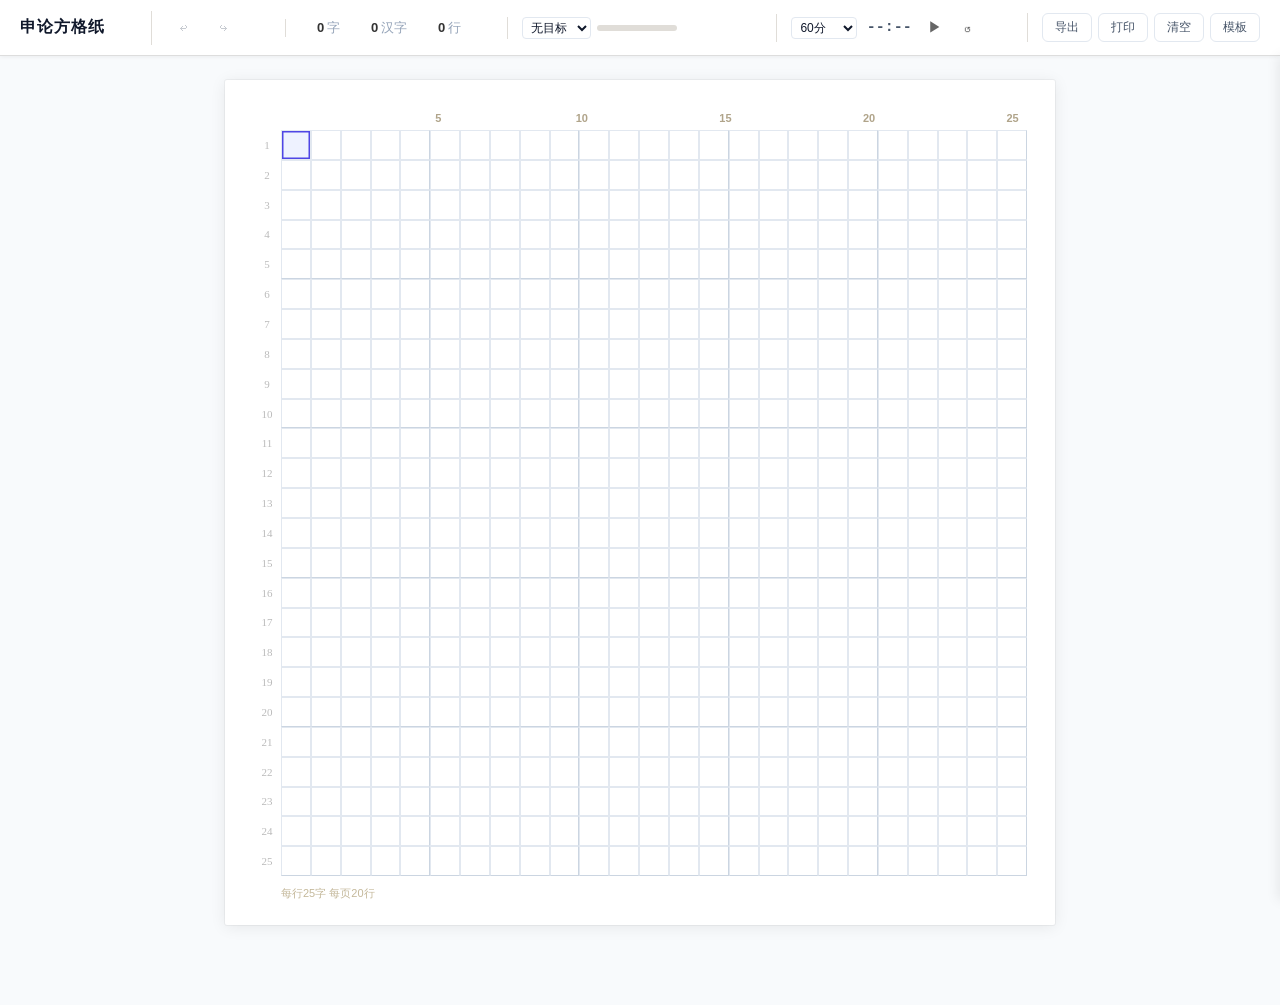
<file: tools/申论方格纸/index.html>
<!DOCTYPE html>
<html lang="zh-CN">
<head>
<meta charset="UTF-8">
<meta name="viewport" content="width=device-width, initial-scale=1.0">
<title>申论方格纸</title>
<style>
  *, *::before, *::after { box-sizing: border-box; margin: 0; padding: 0; }
  :root {
    --paper-bg: #ffffff; --grid-color: #e2e8f0; --grid-strong: #cbd5e1;
    --toolbar-bg: #ffffff; --page-bg: #f8fafc; --text: #0f172a;
    --text-light: #94a3b8; --accent: #4f46e5; --accent-light: #eef2ff;
    --danger: #ef4444; --success: #10b981;
  }
  html, body { height: 100%; font-family: -apple-system,"PingFang SC","Microsoft YaHei",sans-serif; background: var(--page-bg); color: var(--text); }
  .toolbar {
    position: fixed; top: 0; left: 0; right: 0; height: 56px;
    display: flex; align-items: center; justify-content: space-between;
    padding: 0 20px; background: var(--toolbar-bg);
    border-bottom: 1px solid #ddd; z-index: 100;
    box-shadow: 0 1px 4px rgba(0,0,0,.06); gap: 8px;
  }
  .toolbar-group { display: flex; align-items: center; gap: 6px; }
  .toolbar-group+.toolbar-group { padding-left: 14px; margin-left: 14px; border-left: 1px solid #e0ddd8; }
  .toolbar-title { font-size: 16px; font-weight: 600; color: #0f172a; letter-spacing: 1px; white-space: nowrap; }
  .tool-btn {
    width: 34px; height: 34px; display: inline-flex; align-items: center; justify-content: center;
    border: 1px solid transparent; border-radius: 6px; background: transparent; cursor: pointer;
    color: #475569; font-size: 16px; transition: background .15s; position: relative;
  }
  .tool-btn:hover { background: #f1f5f9; }
  .tool-btn:active { background: #e5e5e5; }
  .tool-btn:disabled { opacity: .3; cursor: default; }
  .tool-btn:disabled:hover { background: transparent; }
  .tool-btn[data-tip]::after {
    content: attr(data-tip); position: absolute; bottom: -28px; left: 50%;
    transform: translateX(-50%); background: #333; color: #fff;
    padding: 2px 8px; border-radius: 4px; font-size: 11px; white-space: nowrap;
    opacity: 0; pointer-events: none; transition: opacity .15s;
  }
  .tool-btn[data-tip]:hover::after { opacity: 1; }
  .stats { display: flex; align-items: center; gap: 14px; font-size: 13px; }
  .stats-item { display: flex; align-items: center; gap: 3px; white-space: nowrap; }
  .stats-number { font-weight: 600; color: #333; font-variant-numeric: tabular-nums; min-width: 24px; text-align: right; }
  .stats-label { color: var(--text-light); }
  .target-wrap { display: flex; align-items: center; gap: 6px; }
  .target-wrap select {
    padding: 2px 4px; border: 1px solid #e2e8f0; border-radius: 4px;
    font-size: 12px; background: #fff; color: #0f172a; cursor: pointer; outline: none;
  }
  .target-wrap select:focus { border-color: #4f46e5; }
  .progress-bar { width: 80px; height: 6px; background: #e0ddd8; border-radius: 3px; overflow: hidden; flex-shrink: 0; }
  .progress-fill { height: 100%; background: #4f46e5; border-radius: 3px; transition: width .2s; width: 0%; }
  .progress-fill.done { background: var(--success); }
  .progress-fill.over { background: var(--danger); }
  .target-label { font-size: 12px; color: var(--text-light); min-width: 48px; }
  .timer-wrap { display: flex; align-items: center; gap: 4px; }
  .timer-display { font-variant-numeric: tabular-nums; font-size: 15px; font-weight: 600; color: #475569; min-width: 56px; text-align: center; font-family: Consolas,"Courier New",monospace; }
  .timer-display.warning { color: var(--danger); }
  .timer-btn { width: 28px; height: 28px; display: inline-flex; align-items: center; justify-content: center; border: none; border-radius: 4px; background: transparent; cursor: pointer; font-size: 14px; color: #666; transition: background .15s; }
  .timer-btn:hover { background: #f1f5f9; }
  .ci{width:52px;padding:1px 4px;border:1px solid #e2e8f0;border-radius:4px;font-size:11px;background:#fff;color:#0f172a;outline:none;display:none;}.ci.s{display:block;}.t-mkr{position:relative;border-bottom:2px dashed #4f46e5;height:0;margin-bottom:6px;}.t-mkr span{position:absolute;right:0;top:4px;font-size:11px;color:#4f46e5;background:#ffffff;padding:0 8px;white-space:nowrap;z-index:3;}
  .text-btn {
    padding: 5px 12px; border: 1px solid #e2e8f0; border-radius: 6px;
    background: #fff; font-size: 12px; cursor: pointer; color: #475569;
    transition: background .15s; white-space: nowrap;
  }
  .text-btn:hover { background: #f1f5f9; }
  .paper-wrapper { padding-top: 56px; min-height: 100vh; display: flex; flex-direction: column; align-items: center; background: var(--page-bg); padding-bottom: 80px; }
  .paper {
    margin-top: 24px; background: var(--paper-bg);
    box-shadow: 0 2px 16px rgba(0,0,0,.08), 0 0 0 1px rgba(0,0,0,.04);
    padding: 32px 28px 24px 28px; border-radius: 2px;
    width: 830px; max-width: calc(100vw - 32px); overflow: hidden; cursor: text;
  }
  .col-header { display: flex; margin-bottom: 6px; padding-left: 28px; }
  .col-header-inner { display: flex; flex: 1; }
  .col-marker { flex: 1; display: flex; align-items: center; justify-content: center; font-size: 10px; color: #bbb; font-weight: 400; }
  .col-marker.strong { color: #b0a48a; font-weight: 600; font-size: 11px; }
  .grid { display: flex; flex-direction: column; user-select: none; }
  .grid-row { display: flex; position: relative; }
  .grid-row-num { width: 28px; flex-shrink: 0; display: flex; align-items: center; justify-content: center; font-size: 11px; color: #bbb; font-weight: 400; font-family: Georgia,serif; }
  .grid-row.page-end .grid-cell { border-bottom: 2px solid #b8ab90; }
  .grid-row.page-end+.grid-row .grid-cell { border-top: 2px solid #b8ab90; }
  .page-break-label { text-align: center; font-size: 10px; color: #c4b89a; padding: 2px 0; letter-spacing: 4px; }
  .grid-cells { display: flex; flex: 1; }
  .grid-cell {
    flex: 1; aspect-ratio: 1; border: 0.5px solid var(--grid-color);
    display: flex; align-items: center; justify-content: center;
    font-size: 18px; font-family: KaiTi,STKaiti,楷体,FangSong,仿宋,serif;
    color: #333; position: relative; background: var(--paper-bg); transition: background .08s;
  }
  .grid-cell:nth-child(5n) { border-right-width: 1px; border-right-color: var(--grid-strong); }
  .grid-row:nth-child(5n) .grid-cell { border-bottom-width: 1px; border-bottom-color: var(--grid-strong); }
  .grid-cell.cursor { background: var(--accent-light); box-shadow: inset 0 0 0 1.5px #4f46e5; z-index: 2; }
  .grid-cell.selected { background: #d4e4fc; }
  .grid-cell.selected.cursor { background: #c0d8f5; box-shadow: inset 0 0 0 1.5px #4f46e5; }
  .paper-footer { display: flex; justify-content: space-between; margin-top: 10px; font-size: 11px; color: #c4b89a; padding: 0 28px; }
  .save-indicator { font-size: 11px; color: #aaa; transition: color .3s; }
  .save-indicator.saved { color: #10b981; }
  #hiddenInput { position: fixed; left: -9999px; top: -9999px; width: 1px; height: 1px; opacity: 0; resize: none; }
  .toast {
    position: fixed; bottom: 32px; left: 50%; transform: translateX(-50%) translateY(20px);
    background: #333; color: #fff; padding: 8px 20px; border-radius: 8px;
    font-size: 14px; opacity: 0; pointer-events: none; transition: all .3s; z-index: 200; white-space: nowrap;
  }
 .toast.show { opacity: 1; transform: translateX(-50%) translateY(0); }
 ::-webkit-scrollbar { width: 6px; }
 ::-webkit-scrollbar-track { background: transparent; }
 ::-webkit-scrollbar-thumb { background: #e2e8f0; border-radius: 3px; }
  /* Template sidebar */
  .template-overlay {
    position: fixed; inset: 0; background: rgba(0,0,0,.12);
    z-index: 150; opacity: 0; pointer-events: none;
    transition: opacity .2s;
  }
  .template-overlay.open { opacity: 1; pointer-events: auto; }
  .template-panel {
    position: fixed; top: 56px; right: 0; bottom: 0;
    width: 200px; background: #fff; z-index: 151;
    box-shadow: -2px 0 12px rgba(0,0,0,.08);
    transform: translateX(100%); transition: transform .25s ease;
    display: flex; flex-direction: column;
    border-left: 1px solid #e0ddd8;
  }
  .template-panel.open { transform: translateX(0); }
  .template-header {
    display: flex; align-items: center; justify-content: space-between;
    padding: 14px 16px; border-bottom: 1px solid #f8fafc;
    font-size: 14px; font-weight: 600; color: #0f172a; flex-shrink: 0;
  }
  .template-close {
    width: 28px; height: 28px; display: flex; align-items: center; justify-content: center;
    border: none; background: transparent; cursor: pointer; color: #999;
    font-size: 16px; border-radius: 4px; transition: background .15s;
  }
  .template-close:hover { background: #f1f5f9; color: #475569; }
  .template-body {
    flex: 1; overflow-y: auto; padding: 12px 16px;
  }
  .template-group { margin-bottom: 18px; }
  .template-group-title {
    font-size: 11px; color: #999; font-weight: 500;
    margin-bottom: 8px; letter-spacing: .5px;
  }
  .template-grid {
    display: grid; grid-template-columns: repeat(3, 1fr); gap: 6px;
  }
  .template-item {
    display: flex; align-items: center; justify-content: center;
    height: 40px; border: 1px solid #e0ddd8; border-radius: 6px;
    background: #fafaf8; cursor: pointer; font-size: 16px;
    transition: all .12s; color: #0f172a; font-family: KaiTi,STKaiti,FangSong,serif;
  }
  .template-item:hover { background: var(--accent-light); border-color: #4f46e5; color: #4f46e5; }
  .template-item:active { transform: scale(.93); }
  .template-item-plain { font-family: inherit; font-size: 14px; }
 @media print {
    body { background: #fff; }
    .toolbar { display: none; }
    .paper-wrapper { padding-top: 0; padding-bottom: 0; background: #fff; }
    .paper { box-shadow: none; border: none; margin-top: 0; padding: 0.6in 0.4in; width: 100%; max-width: 100%; border-radius: 0; }
    .grid-cell { break-inside: avoid; font-size: 14pt; }
    .page-break-label { display: none; }
    .save-indicator { display: none; }
    .paper-footer { display: none; }
    .toast { display: none; }
    .col-marker { font-size: 8pt; }
    .grid-row-num { font-size: 8pt; }
    .grid-cell { border-color: #aaa; }
    .grid-cell:nth-child(5n) { border-right-color: #999; }
    .grid-row:nth-child(5n) .grid-cell { border-bottom-color: #999; }
    .grid-row.page-end .grid-cell { border-bottom: 2px solid #666; }
    .grid-row.page-end+.grid-row .grid-cell { border-top: 2px solid #666; }
  }
  @media (max-width: 900px) {
    .paper { padding: 20px 12px 16px 12px; width: 100%; }
    .grid-cell { font-size: 14px; }
    .grid-row-num { width: 20px; font-size: 9px; }
    .col-header { padding-left: 20px; }
    .toolbar { padding: 0 10px; flex-wrap: wrap; height: auto; min-height: 48px; gap: 4px; }
    .paper-wrapper { padding-top: 48px; }
    .toolbar-group+.toolbar-group { padding-left: 8px; margin-left: 8px; }
    .stats { gap: 8px; font-size: 12px; }
    .progress-bar { width: 60px; }
    .toolbar-title { font-size: 14px; }
    .paper-footer { padding: 0 20px; }
  }
  @media (max-width: 520px) {
    .grid-cell { font-size: 11px; }
    .paper { padding: 12px 6px 12px 6px; }
    .grid-row-num { width: 16px; font-size: 8px; }
    .col-header { padding-left: 16px; }
    .col-marker { font-size: 8px; }
    .col-marker.strong { font-size: 9px; }
    .stats-item .stats-label { display: none; }
    .target-label { display: none; }
    .toolbar { padding: 0 6px; gap: 3px; }
    .toolbar-group { gap: 3px; }
    .text-btn { padding: 3px 8px; font-size: 11px; }
    .tool-btn { width: 30px; height: 30px; font-size: 14px; }
    .timer-display { font-size: 13px; min-width: 44px; }
    .progress-bar { width: 40px; }
  }
</style>
</head>
<body>
<div class="toolbar">
  <div class="toolbar-group"><span class="toolbar-title">申论方格纸</span></div>
  <div class="toolbar-group">
    <button class="tool-btn" id="undoBtn" data-tip="撤销 (Ctrl+Z)" disabled>&#x21A9;</button>
    <button class="tool-btn" id="redoBtn" data-tip="重做 (Ctrl+Y)" disabled>&#x21AA;</button>
  </div>
  <div class="toolbar-group">
    <div class="stats">
      <div class="stats-item"><span class="stats-number" id="charCount">0</span><span class="stats-label">字</span></div>
      <div class="stats-item"><span class="stats-number" id="hanCount">0</span><span class="stats-label">汉字</span></div>
      <div class="stats-item"><span class="stats-number" id="rowCount">0</span><span class="stats-label">行</span></div>
    </div>
  </div>
  <div class="toolbar-group">
    <div class="target-wrap">
      <select id="targetSelect">
        <option value="0">无目标</option><option value="100">100字</option><option value="150">150字</option><option value="200">200字</option><option value="300">300字</option><option value="500">500字</option><option value="800">800字</option><option value="1000">1000字</option>
        <option value="1200">1200字</option><option value="custom">自定义</option>
      </select><input type="number" id="tci" class="ci" placeholder="字数">
      <div class="progress-bar"><div class="progress-fill" id="progressFill"></div></div>
      <span class="target-label" id="targetLabel"></span>
    </div>
  </div>
  <div class="toolbar-group">
    <div class="timer-wrap">
      <select id="timerSelect" style="padding:2px 4px;border:1px solid #e2e8f0;border-radius:4px;font-size:12px;background:#fff;color:#0f172a;cursor:pointer;outline:none;">
        <option value="0">关闭</option><option value="15">15分</option><option value="30">30分</option><option value="60" selected>60分</option>
        <option value="90">90分</option><option value="120">120分</option><option value="custom">自定义</option>
      </select><input type="number" id="tcu" class="ci" placeholder="分钟">
      <span class="timer-display" id="timerDisplay">--:--</span>
      <button class="timer-btn" id="timerToggleBtn" title="开始计时">&#x25B6;</button>
      <button class="timer-btn" id="timerResetBtn" title="重置">&#x21BA;</button>
    </div>
  </div>
  <div class="toolbar-group">
    <button class="text-btn" id="exportBtn">导出</button>
    <button class="text-btn" id="printBtn">打印</button>
    <button class="text-btn" id="clearBtn">清空</button>
    <button class="text-btn" id="templateToggleBtn">模板</button>
  </div>
</div>
<div class="paper-wrapper">
  <div class="paper" id="paper">
    <div class="col-header"><div class="grid-row-num"></div><div class="col-header-inner" id="colHeader"></div></div>
    <div class="grid" id="grid"></div>
    <div class="paper-footer">
      <span>每行25字 每页20行</span>
      <span class="save-indicator" id="saveIndicator"></span>
    </div>
  </div>
</div>
<textarea id="hiddenInput" autocomplete="off" autocorrect="off" autocapitalize="off" spellcheck="false"></textarea>
<div class="toast" id="toast"></div>

<div class="template-overlay" id="templateOverlay"></div>
<div class="template-panel" id="templatePanel">
  <div class="template-header">
    <span>模板</span>
    <button class="template-close" id="templateCloseBtn">&#x2715;</button>
  </div>
  <div class="template-body">
    <div class="template-group">
      <div class="template-group-title">带圈数字</div>
      <div class="template-grid">
        <div class="template-item" data-tpl="①" title="单格序号">①</div>
        <div class="template-item" data-tpl="②" title="单格序号">②</div>
        <div class="template-item" data-tpl="③" title="单格序号">③</div>
        <div class="template-item" data-tpl="④" title="单格序号">④</div>
        <div class="template-item" data-tpl="⑤" title="单格序号">⑤</div>
        <div class="template-item" data-tpl="⑥" title="单格序号">⑥</div>
      </div>
    </div>
    <div class="template-group">
      <div class="template-group-title">括号数字</div>
      <div class="template-grid">
        <div class="template-item template-item-plain" data-tpl="⑴">⑴</div>
        <div class="template-item template-item-plain" data-tpl="⑵">⑵</div>
        <div class="template-item template-item-plain" data-tpl="⑶">⑶</div>
        <div class="template-item template-item-plain" data-tpl="⑷">⑷</div>
        <div class="template-item template-item-plain" data-tpl="⑸">⑸</div>
        <div class="template-item template-item-plain" data-tpl="⑹">⑹</div>
      </div>
    </div>
  </div>
</div>

<script>
//== 申论方格纸 ==
(function(){
const C=25, P=20, MIN=25, PAD=5, MAX_H=200;
const SK='shenlun_grid_text', TK='shenlun_grid_target', AI='\u3000\u3000';

const $=id=>document.getElementById(id);
const ge=$('grid'), che=$('colHeader'), hi=$('hiddenInput');
const cce=$('charCount'), hce=$('hanCount'), rce=$('rowCount');
const ub=$('undoBtn'), rb=$('redoBtn'), cb=$('clearBtn');
const eb=$('exportBtn'), pb=$('printBtn'), pe=$('paper');
const ts=$('targetSelect'), pf=$('progressFill'), tl=$('targetLabel'), tci=$('tci'), tcu=$('tcu');
const te=$('toast'), si=$('saveIndicator');
const td=$('timerDisplay'), ttb=$('timerToggleBtn'), trb=$('timerResetBtn'), tse=$('timerSelect');

let text='', cp=0, ss=null;
let hist=[{text:'',cursor:0}], hix=0, iu=false;
let tsec=0, trun=false, tint=null, tmax=0;

function ph(nt,nc){if(iu)return;hist=hist.slice(0,hix+1);hist.push({text:nt,cursor:nc});if(hist.length>MAX_H)hist.shift();hix=hist.length-1;uur();}
function undo(){if(hix<=0)return;iu=true;hix--;const e=hist[hix];text=e.text;cp=Math.min(e.cursor,text.length);ss=null;hi.value=text;r();as();iu=false;uur();}
function redo(){if(hix>=hist.length-1)return;iu=true;hix++;const e=hist[hix];text=e.text;cp=Math.min(e.cursor,text.length);ss=null;hi.value=text;r();as();iu=false;uur();}
function uur(){ub.disabled=hix<=0;rb.disabled=hix>=hist.length-1;}

function ttr(s){let a=[];for(let i=0;i<s.length;i+=C)a.push(s.slice(i,i+C));return a;}
function grc(s){return Math.ceil(s.length/C);}
function chn(s){return (s.match(/[\u4e00-\u9fff\u3400-\u4dbf]/g)||[]).length;}

function rch(){let h='';for(let i=0;i<C;i++){let n=i+1,s=n%5===0;h+='<div class="col-marker'+(s?' strong':'')+'">'+(s?n:'')+'</div>';}che.innerHTML=h;}

function gsr(){if(ss===null)return null;let s=Math.min(ss,cp),e=Math.max(ss,cp);return s===e?null:{start:s,end:e};}
function cs(){const r=gsr();if(!r)return false;const st=text.slice(r.start,r.end);navigator.clipboard.writeText(st).catch(()=>{const ta=document.createElement('textarea');ta.value=st;ta.style.position='fixed';ta.style.left='-9999px';document.body.appendChild(ta);ta.select();document.execCommand('copy');document.body.removeChild(ta);});tst('已复制 '+(r.end-r.start)+' 字');return true;}
function sa(){ss=0;cp=text.length;r();}

function r(){const rs=ttr(text);let mr=MIN;const tgt=gt();let tr=0;if(tgt>0){tr=Math.ceil(tgt/C);mr=Math.max(tr+2,5);}const dr=Math.max(rs.length+2,mr);const per=new Set();for(let i=P-1;i<rs.length;i+=P)per.add(i);const ra=gsr();let h='';for(let ri=0;ri<dr;ri++){const ip=ri<rs.length&&per.has(ri),rc='grid-row'+(ip?' page-end':'');h+='<div class="'+rc+'"><div class="grid-row-num">'+(ri+1)+'</div><div class="grid-cells">';for(let c=0;c<C;c++){const ti=ri*C+c,ch=text[ti]||'',icc=ch?'char':'',icu=(ti===cp)?'cursor':'',ics=(ra&&ti>=ra.start&&ti<ra.end)?'selected':'';h+='<div class="grid-cell '+icc+' '+icu+' '+ics+'">'+ch+'</div>';}h+='</div></div>';if(tgt>0&&ri===tr-1&&ri<dr-1){h+='<div class="t-mkr"><span>目标字数 ('+tgt+'字)</span></div>';}if(ip&&ri<rs.length-1){h+='<div class="page-break-label">第'+(Math.floor((ri+1)/P)+1)+'页——以下空白</div>';}}
ge.innerHTML=h;cce.textContent=text.length;hce.textContent=chn(text);rce.textContent=grc(text);up(text.length);const ce=ge.querySelector('.cursor');if(ce)ce.scrollIntoView({block:'nearest',behavior:'smooth'});si.textContent='';}

function gt(){return ts.value==='custom'?(parseInt(tci.value,10)||0):parseInt(ts.value,10);}function up(tc){const tg=gt();if(tg<=0){pf.style.width='0%';tl.textContent='';return;}const pct=Math.min((tc/tg)*100,200);pf.style.width=Math.min(pct,100)+'%';pf.className='progress-fill'+(tc>=tg?(tc>tg*1.1?' over':' done'):'');tl.textContent=tc+'/'+tg;}

function gfc(cx,cy){const cells=ge.querySelectorAll('.grid-cell');let bi=-1,bd=Infinity;cells.forEach((cell,idx)=>{const r=cell.getBoundingClientRect();const d=Math.hypot(cx-(r.left+r.width/2),cy-(r.top+r.height/2));const rm=cy>=r.top&&cy<=r.bottom,ad=rm?d*0.3:d;if(ad<bd){bd=ad;bi=idx;}});return bi;}

function hi2(){let nv=hi.value;const f=nv.replace(/\r?\n/g,'');if(f!==nv)hi.value=f;text=f;cp=text.length;ss=null;r();ph(text,cp);as();}
function hkd(e){const k=e.key;let hd=false;const cl=e.ctrlKey||e.metaKey;const rs=ttr(text),ri=Math.floor(cp/C),ci=cp%C;if(cl){switch(k.toLowerCase()){case'z':e.shiftKey?redo():undo();hd=true;break;case'y':redo();hd=true;break;case'a':sa();hd=true;break;case'c':cs();hd=true;break;}if(hd){e.preventDefault();return;}}switch(k){case'Shift':if(ss===null)ss=cp;hd=true;break;case'ArrowLeft':if(e.shiftKey){if(ss===null)ss=cp;if(cp>0)cp--;}else{if(ss!==null){cp=Math.min(ss,cp);ss=null;}else if(cp>0)cp--;}hd=true;break;case'ArrowRight':if(e.shiftKey){if(ss===null)ss=cp;if(cp<text.length)cp++;}else{if(ss!==null){cp=Math.max(ss,cp);ss=null;}else if(cp<text.length)cp++;}hd=true;break;case'ArrowUp':if(e.shiftKey&&ss===null)ss=cp;if(!e.shiftKey)ss=null;if(ri>0){let nr=ri-1,tc=Math.min(ci,rs[nr]?rs[nr].length-1:C-1);cp=nr*C+(tc<0?0:tc);}hd=true;break;case'ArrowDown':if(e.shiftKey&&ss===null)ss=cp;if(!e.shiftKey)ss=null;if(ri<rs.length-1){let nr=ri+1,tc=Math.min(ci,rs[nr]?rs[nr].length-1:C-1);cp=nr*C+(tc<0?0:tc);}else cp=text.length;hd=true;break;case'Home':if(e.shiftKey&&ss===null)ss=cp;if(!e.shiftKey)ss=null;cp=ri*C;hd=true;break;case'End':if(e.shiftKey&&ss===null)ss=cp;if(!e.shiftKey)ss=null;{const rs2=ri*C;cp=Math.min(rs2+C,text.length);}hd=true;break;case'Tab':if(e.shiftKey){const ls=ri*C;if(cp===ls||cp===ls+1){if(text.slice(ls,ls+2)===AI){text=text.slice(0,ls)+text.slice(ls+2);cp=ls;}}}else{text=text.slice(0,cp)+AI+text.slice(cp);cp+=2;}hi.value=text;ss=null;r();ph(text,cp);as();hd=true;break;case'Backspace':if(ss!==null){const r2=gsr();if(r2){text=text.slice(0,r2.start)+text.slice(r2.end);cp=r2.start;ss=null;hi.value=text;r();ph(text,cp);as();}hd=true;break;}if(cp>0&&text.length>0){text=text.slice(0,cp-1)+text.slice(cp);cp--;ss=null;hi.value=text;r();ph(text,cp);as();}hd=true;break;case'Delete':if(ss!==null){const r3=gsr();if(r3){text=text.slice(0,r3.start)+text.slice(r3.end);cp=r3.start;ss=null;hi.value=text;r();ph(text,cp);as();}hd=true;break;}if(cp<text.length){text=text.slice(0,cp)+text.slice(cp+1);ss=null;hi.value=text;r();ph(text,cp);as();}hd=true;break;}if(hd){e.preventDefault();if(k!=='Backspace'&&k!=='Delete'&&k!=='Tab'){hi.setSelectionRange(cp,cp);r();}}}

function hpc(e){if(e.target.closest('.paper-footer')||e.target.closest('.page-break-label'))return;const idx=gfc(e.clientX,e.clientY);if(idx>=0){if(e.shiftKey){if(ss===null)ss=cp;cp=Math.min(idx,text.length);}else{ss=null;cp=Math.min(idx,text.length);}hi.setSelectionRange(cp,cp);r();}hi.focus();}
function hpaste(){setTimeout(()=>{const f=hi.value.replace(/\r?\n/g,'');hi.value=f;text=f;cp=text.length;ss=null;r();ph(text,cp);as();},0);}
function clearAll(){if(text.length>0&&!confirm('确定要清空所有内容吗？'))return;text='';cp=0;ss=null;hi.value='';hist=[{text:'',cursor:0}];hix=0;uur();r();as();hi.focus();tst('已清空');}
function et(){if(!text){tst('没有内容可导出');return;}const b=new Blob([text],{type:'text/plain;charset=utf-8'}),u=URL.createObjectURL(b),a=document.createElement('a');a.href=u;const n=new Date(),tsf=n.getFullYear()+'-'+String(n.getMonth()+1).padStart(2,'0')+'-'+String(n.getDate()).padStart(2,'0');a.download='申论_'+tsf+'.txt';document.body.appendChild(a);a.click();document.body.removeChild(a);URL.revokeObjectURL(u);tst('已导出');}
function hp2(){window.print();}
function as(){try{localStorage.setItem(SK,text);localStorage.setItem(TK,ts.value);if(window.SyncStore){window.SyncStore.writeData(SK,text);window.SyncStore.writeData(TK,ts.value);}si.textContent='已自动保存';si.classList.add('saved');clearTimeout(as._t);as._t=setTimeout(()=>{si.classList.remove('saved');si.textContent='';},2000);}catch(e){}}
function ls(){try{const s=localStorage.getItem(SK);if(s){text=s;cp=text.length;hi.value=text;hist=[{text,cursor:cp}];hix=0;uur();}const st=localStorage.getItem(TK);if(st&&ts.querySelector('option[value="'+st+'"]'))ts.value=st;}catch(e){}
  // Cloud sync
  if(window.SyncStore&&window.SyncStore.isConfigured()){window.SyncStore.readData(SK,function(cd){if(cd&&cd!==text&&text.length===0){text=cd;cp=text.length;hi.value=text;hist=[{text,cursor:cp}];hix=0;uur();r();}});}}
let tstt;function tst(m){te.textContent=m;te.classList.add('show');clearTimeout(tstt);tstt=setTimeout(()=>te.classList.remove('show'),2000);}
function ttk(){if(!trun)return;if(tsec<=0){trun=false;ttb.innerHTML='&#x25B6;';clearInterval(tint);tint=null;td.textContent='00:00';td.classList.add('warning');tst('时间到！');return;}tsec--;utd();}
function utd(){const m=Math.floor(tsec/60),s=tsec%60;td.textContent=String(m).padStart(2,'0')+':'+String(s).padStart(2,'0');if(tsec<=60)td.classList.add('warning');else td.classList.remove('warning');}
function gtm(){return tse.value==='custom'?(parseInt(tcu.value,10)||0):parseInt(tse.value,10);}function ttg(){const mm=gtm();if(mm<=0){tst('请先选择计时时长');return;}if(trun){trun=false;ttb.innerHTML='&#x25B6;';clearInterval(tint);tint=null;}else{if(tsec<=0){tsec=mm*60;tmax=mm*60;utd();}trun=true;ttb.innerHTML='&#x23F8;';clearInterval(tint);tint=setInterval(ttk,1000);}}
function ttr2(){trun=false;ttb.innerHTML='&#x25B6;';clearInterval(tint);tint=null;const mm=gtm();if(mm<=0){td.textContent='--:--';td.classList.remove('warning');tsec=0;}else{tsec=mm*60;tmax=mm*60;utd();td.classList.remove('warning');}}
function tsc(){tcu.classList.toggle('s',tse.value==='custom');ttr2();}
function tsc2(){tci.classList.toggle('s',ts.value==='custom');r();as();}
function init(){rch();ls();r();hi.focus();uur();td.textContent='--:--';}

hi.addEventListener('input',hi2);
hi.addEventListener('keydown',hkd);
hi.addEventListener('paste',hpaste);
pe.addEventListener('click',hpc);
ub.addEventListener('click',undo);
rb.addEventListener('click',redo);
cb.addEventListener('click',clearAll);
eb.addEventListener('click',et);
pb.addEventListener('click',hp2);
ts.addEventListener('change',tsc2);tci.addEventListener('input',function(){r();as();});
ttb.addEventListener('click',ttg);
trb.addEventListener('click',ttr2);
tse.addEventListener('change',tsc);tcu.addEventListener('input',function(){if(tse.value==='custom'){const mm=gtm();if(mm>0&&!trun){tsec=mm*60;tmax=mm*60;utd();td.classList.remove('warning');}}});
document.addEventListener('keydown',e=>{if(document.activeElement===hi||e.target.closest('.toolbar')||e.ctrlKey||e.metaKey)return;if(e.key.length===1||e.key==='Backspace'||e.key==='Delete')hi.focus();});
setInterval(()=>{if(text)as();},30000);
init();

// Template sidebar
const ttb2=$('templateToggleBtn'),tpo=$('templateOverlay'),tpp=$('templatePanel'),tpc=$('templateCloseBtn');
function toggleTemplates(){const o=tpp.classList.toggle('open');tpo.classList.toggle('open',o);hi.focus();}
function closeTemplates(){tpp.classList.remove('open');tpo.classList.remove('open');}
function insertTemplate(tpl){
  const sel=gsr();
  if(sel){text=text.slice(0,sel.start)+tpl+text.slice(sel.end);cp=sel.start+tpl.length;ss=null;}
  else{text=text.slice(0,cp)+tpl+text.slice(cp);cp+=tpl.length;}
  hi.value=text;r();ph(text,cp);as();hi.focus();closeTemplates();
}
ttb2.addEventListener('click',toggleTemplates);
tpc.addEventListener('click',closeTemplates);
tpo.addEventListener('click',closeTemplates);
document.addEventListener('keydown',e=>{if(e.key==='Escape'&&tpp.classList.contains('open'))closeTemplates();});
document.querySelectorAll('.template-item[data-tpl]').forEach(el=>{el.addEventListener('click',()=>{insertTemplate(el.getAttribute('data-tpl'));});});

})();
</script>
<script src="../公考工具箱/assets/js/sync.js"></script>
</body>
</html>
</file>
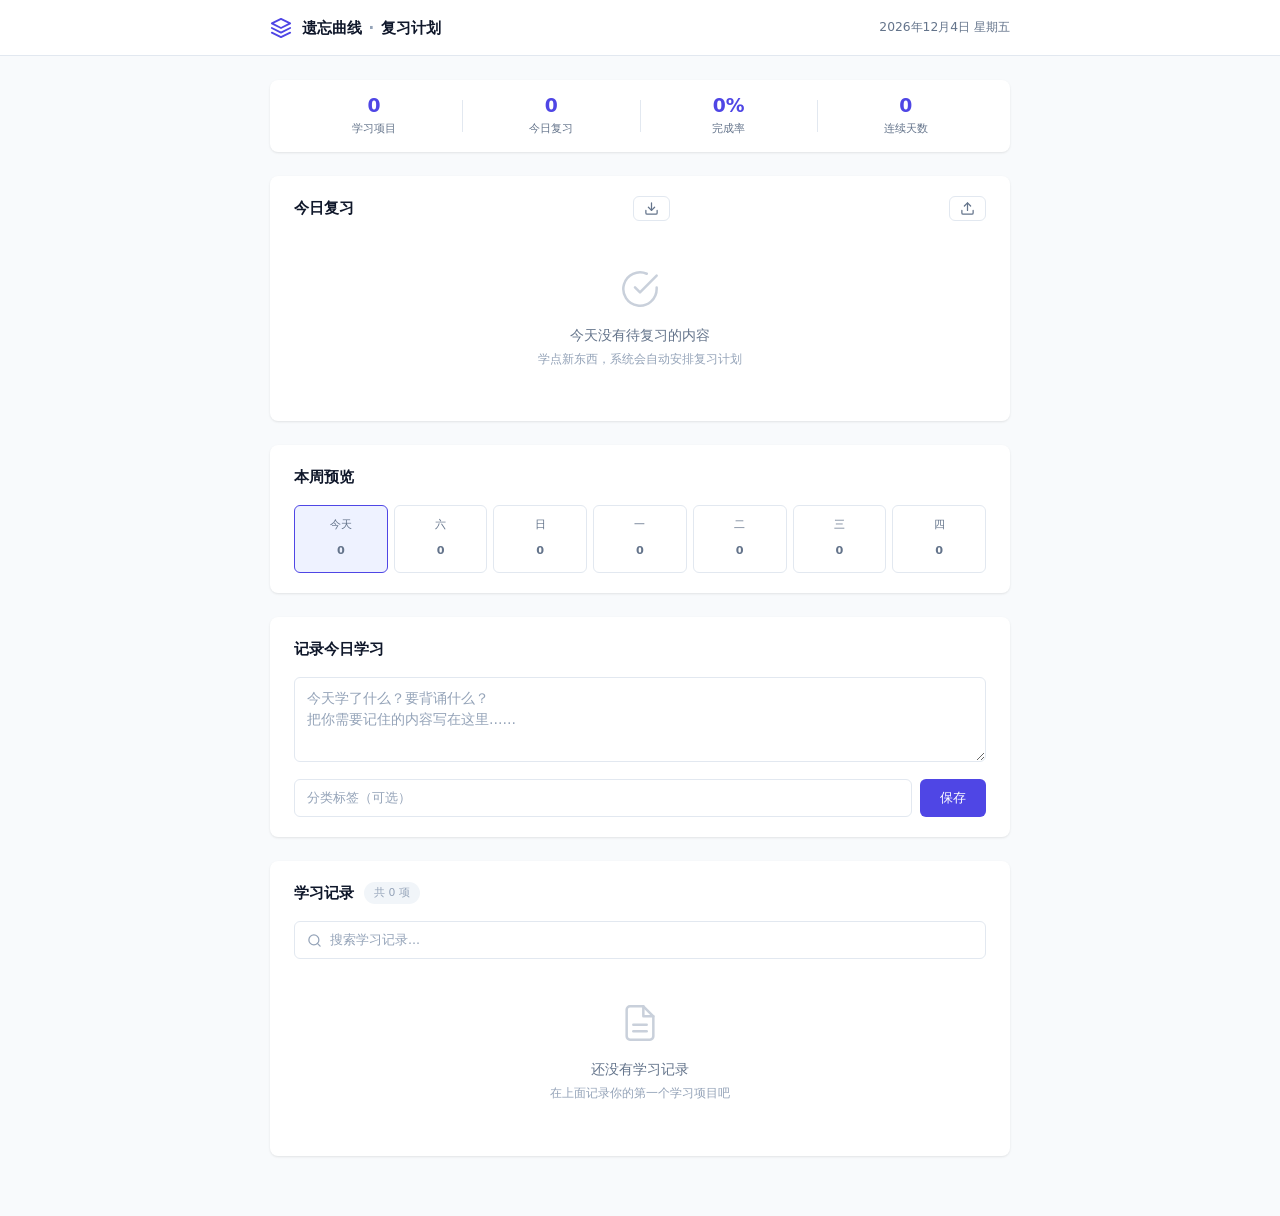
<file: tools/遗忘曲线/index.html>
﻿<!DOCTYPE html>
<html lang="zh-CN">
<head>
  <meta charset="UTF-8">
  <meta name="viewport" content="width=device-width, initial-scale=1.0">
  <title>遗忘曲线 · 复习计划</title>
  <link rel="stylesheet" href="style.css">
</head>
<body>

<header>
  <div class="header-inner">
    <div class="header-left">
      <svg class="site-icon" width="22" height="22" viewBox="0 0 24 24" fill="none" stroke="currentColor" stroke-width="2" stroke-linecap="round" stroke-linejoin="round"><path d="M12 2L2 7l10 5 10-5-10-5z"/><path d="M2 17l10 5 10-5"/><path d="M2 12l10 5 10-5"/></svg>
      <h1>遗忘曲线 <span class="header-sep">·</span> 复习计划</h1>
    </div>
    <span class="header-date" id="headerDate"></span>
  </div>
</header>

<main class="container">

  <!-- Stats Bar -->
  <div class="section stats-bar" id="statsBar">
    <div class="stat-item">
      <span class="stat-value" id="statTotal">0</span>
      <span class="stat-label">学习项目</span>
    </div>
    <div class="stat-divider"></div>
    <div class="stat-item">
      <span class="stat-value" id="statToday">0</span>
      <span class="stat-label">今日复习</span>
    </div>
    <div class="stat-divider"></div>
    <div class="stat-item">
      <span class="stat-value" id="statRate">0%</span>
      <span class="stat-label">完成率</span>
    </div>
    <div class="stat-divider"></div>
    <div class="stat-item">
      <span class="stat-value" id="statStreak">0</span>
      <span class="stat-label">连续天数</span>
    </div>
  </div>

  <!-- Today's Review -->
  <section class="section" id="reviewSection">
    <div class="section-title">
      <h2>今日复习</h2>
      <span class="section-badge" id="reviewBadge"></span>
      <button class="btn-export" id="exportBtn" title="导出数据">
        <svg width="15" height="15" viewBox="0 0 24 24" fill="none" stroke="currentColor" stroke-width="2" stroke-linecap="round" stroke-linejoin="round"><path d="M21 15v4a2 2 0 0 1-2 2H5a2 2 0 0 1-2-2v-4"/><polyline points="7 10 12 15 17 10"/><line x1="12" y1="15" x2="12" y2="3"/></svg>
      </button>
      <button class="btn-export" id="importBtn" title="导入数据">
        <svg width="15" height="15" viewBox="0 0 24 24" fill="none" stroke="currentColor" stroke-width="2" stroke-linecap="round" stroke-linejoin="round"><path d="M21 15v4a2 2 0 0 1-2 2H5a2 2 0 0 1-2-2v-4"/><polyline points="17 8 12 3 7 8"/><line x1="12" y1="3" x2="12" y2="15"/></svg>
      </button>
      <input type="file" id="importFile" accept=".json" style="display:none">
    </div>
    <div id="reviewList"></div>
    <div id="reviewEmpty" class="empty-state">
      <div class="empty-icon">
        <svg width="40" height="40" viewBox="0 0 24 24" fill="none" stroke="currentColor" stroke-width="1.5" stroke-linecap="round" stroke-linejoin="round"><path d="M22 11.08V12a10 10 0 1 1-5.93-9.14"/><polyline points="22 4 12 14.01 9 11.01"/></svg>
      </div>
      <p class="empty-text">今天没有待复习的内容</p>
      <p class="empty-hint">学点新东西，系统会自动安排复习计划</p>
    </div>
  </section>

  <!-- Weekly Preview -->
  <section class="section" id="weeklySection">
    <div class="section-title">
      <h2>本周预览</h2>
    </div>
    <div class="weekly-grid" id="weeklyGrid"></div>
  </section>

  <!-- Add New Learning -->
  <section class="section" id="addSection">
    <div class="section-title">
      <h2>记录今日学习</h2>
    </div>
    <form id="addForm">
      <textarea id="contentInput" placeholder="今天学了什么？要背诵什么？&#10;把你需要记住的内容写在这里……" rows="3" required></textarea>
      <div class="form-row">
        <input type="text" id="tagInput" class="tag-input" placeholder="分类标签（可选）">
        <button type="submit" class="btn-primary" id="submitBtn">保存</button>
      </div>
    </form>
  </section>

  <!-- Learning History -->
  <section class="section" id="historySection">
    <div class="section-title">
      <h2>学习记录</h2>
      <span class="section-badge section-badge-muted" id="historyBadge"></span>
    </div>
    <div class="search-bar">
      <svg class="search-icon" width="15" height="15" viewBox="0 0 24 24" fill="none" stroke="currentColor" stroke-width="2" stroke-linecap="round" stroke-linejoin="round"><circle cx="11" cy="11" r="8"/><line x1="21" y1="21" x2="16.65" y2="16.65"/></svg>
      <input type="text" id="searchInput" class="search-input" placeholder="搜索学习记录...">
    </div>
    <div id="historyList"></div>
    <div id="historyEmpty" class="empty-state">
      <div class="empty-icon">
        <svg width="40" height="40" viewBox="0 0 24 24" fill="none" stroke="currentColor" stroke-width="1.5" stroke-linecap="round" stroke-linejoin="round"><path d="M14 2H6a2 2 0 0 0-2 2v16a2 2 0 0 0 2 2h12a2 2 0 0 0 2-2V8z"/><polyline points="14 2 14 8 20 8"/><line x1="16" y1="13" x2="8" y2="13"/><line x1="16" y1="17" x2="8" y2="17"/></svg>
      </div>
      <p class="empty-text">还没有学习记录</p>
      <p class="empty-hint">在上面记录你的第一个学习项目吧</p>
    </div>
  </section>

</main>

<!-- Undo Toast -->
<div class="toast" id="undoToast">
  <span class="toast-msg" id="toastMsg"></span>
  <button class="toast-btn" id="undoBtn">撤销</button>
</div>

<script src="app.js"></script>
<script src="../公考工具箱/assets/js/sync.js"></script>
</body>
</html>
</file>
<file: 公考工具箱/assets/css/portal.css>
﻿/* =========================================================
  公考工具箱 · 设计系统 v2
  Modern, clean, premium — Notion/Linear inspired
  ========================================================= */

/* --- Design Tokens --- */
:root {
  --sidebar-bg: #0f172a;
  --sidebar-hover: #1e293b;
  --sidebar-active: #4f46e5;
  --sidebar-text: #94a3b8;
  --sidebar-active-text: #ffffff;
  --sidebar-width: 240px;

  --header-bg: rgba(255,255,255,0.85);
  --header-border: #e2e8f0;

  --bg: #f8fafc;
  --surface: #ffffff;
  --surface-hover: #f1f5f9;
  --text-primary: #0f172a;
  --text-secondary: #475569;
  --text-muted: #94a3b8;
  --border: #e2e8f0;

  --primary: #4f46e5;
  --primary-hover: #4338ca;
  --primary-light: #eef2ff;

  --success: #10b981;
  --warning: #f59e0b;
  --danger: #ef4444;

  --shadow-sm: 0 1px 2px 0 rgba(0,0,0,0.03);
  --shadow: 0 1px 3px 0 rgba(0,0,0,0.06), 0 1px 2px -1px rgba(0,0,0,0.06);
  --shadow-md: 0 4px 6px -1px rgba(0,0,0,0.07), 0 2px 4px -2px rgba(0,0,0,0.05);
  --shadow-lg: 0 10px 15px -3px rgba(0,0,0,0.08), 0 4px 6px -4px rgba(0,0,0,0.04);
  --shadow-xl: 0 20px 25px -5px rgba(0,0,0,0.10), 0 8px 10px -6px rgba(0,0,0,0.04);

  --radius-sm: 6px;
  --radius: 8px;
  --radius-lg: 12px;
  --radius-xl: 16px;

  --font: -apple-system, BlinkMacSystemFont, "PingFang SC", "Microsoft YaHei", system-ui, sans-serif;
  --font-mono: "SF Mono", "Cascadia Code", "JetBrains Mono", Consolas, monospace;

  --header-h: 56px;
  --transition: 200ms cubic-bezier(0.4, 0, 0.2, 1);
}

[data-theme="dark"] {
  --sidebar-bg: #020617;
  --sidebar-hover: #0f172a;
  --sidebar-active: #6366f1;
  --sidebar-text: #64748b;
  --sidebar-active-text: #e0e7ff;

  --header-bg: rgba(15,23,42,0.85);
  --header-border: #1e293b;

  --bg: #0f172a;
  --surface: #1e293b;
  --surface-hover: #334155;
  --text-primary: #f1f5f9;
  --text-secondary: #94a3b8;
  --text-muted: #64748b;
  --border: #334155;

  --primary: #6366f1;
  --primary-hover: #818cf8;
  --primary-light: #1e1b4b;

  --shadow-sm: 0 1px 2px 0 rgba(0,0,0,0.2);
  --shadow: 0 1px 3px 0 rgba(0,0,0,0.25);
  --shadow-md: 0 4px 6px -1px rgba(0,0,0,0.3);
  --shadow-lg: 0 10px 15px -3px rgba(0,0,0,0.3);
  --shadow-xl: 0 20px 25px -5px rgba(0,0,0,0.4);
}

/* --- Reset --- */
*, *::before, *::after { box-sizing: border-box; margin: 0; padding: 0; }
html, body { height: 100%; font-family: var(--font); background: var(--bg); color: var(--text-primary); -webkit-font-smoothing: antialiased; -moz-osx-font-smoothing: grayscale; }

/* --- Layout --- */
.app-layout { display: flex; height: 100vh; overflow: hidden; }

/* =========================================================
   Sidebar
   ========================================================= */
.sidebar {
  width: var(--sidebar-width);
  background: var(--sidebar-bg);
  display: flex;
  flex-direction: column;
  flex-shrink: 0;
  z-index: 100;
  overflow-y: auto;
  user-select: none;
}

.sidebar-brand {
  padding: 20px 16px;
  display: flex;
  align-items: center;
  gap: 10px;
  border-bottom: 1px solid rgba(255,255,255,0.06);
}

.sidebar-brand-icon {
  width: 30px;
  height: 30px;
  background: linear-gradient(135deg, #4f46e5, #818cf8);
  border-radius: 7px;
  display: flex;
  align-items: center;
  justify-content: center;
  color: #fff;
  font-weight: 800;
  font-size: 14px;
  flex-shrink: 0;
}

.sidebar-brand-text {
  font-size: 15px;
  font-weight: 700;
  letter-spacing: 0.3px;
  color: #f1f5f9;
}

.sidebar-nav {
  flex: 1;
  padding: 8px;
  display: flex;
  flex-direction: column;
  gap: 1px;
}

.nav-item {
  display: flex;
  align-items: center;
  gap: 10px;
  padding: 10px 12px;
  border-radius: 7px;
  cursor: pointer;
  font-size: 14px;
  font-weight: 450;
  color: var(--sidebar-text);
  border: none;
  background: none;
  width: 100%;
  text-align: left;
  transition: background var(--transition), color var(--transition);
  position: relative;
}

.nav-item:hover {
  background: var(--sidebar-hover);
  color: #e2e8f0;
}

.nav-item.active {
  background: var(--sidebar-active);
  color: #fff;
  font-weight: 500;
}

.nav-item svg {
  width: 20px;
  height: 20px;
  flex-shrink: 0;
  opacity: 0.7;
  transition: opacity var(--transition);
}

.nav-item:hover svg { opacity: 0.9; }
.nav-item.active svg { opacity: 1; }

.sidebar-footer {
  padding: 8px;
  border-top: 1px solid rgba(255,255,255,0.06);
}

.theme-toggle {
  display: flex;
  align-items: center;
  gap: 8px;
  padding: 9px 12px;
  border-radius: 7px;
  cursor: pointer;
  font-size: 13px;
  transition: background var(--transition), color var(--transition);
  border: none;
  background: none;
  color: var(--sidebar-text);
  width: 100%;
  text-align: left;
}

.theme-toggle:hover {
  background: var(--sidebar-hover);
  color: #e2e8f0;
}

.theme-toggle .theme-icon { width: 20px; height: 20px; display: flex; align-items: center; justify-content: center; flex-shrink: 0; }
.theme-toggle .theme-icon svg { width: 16px; height: 16px; }

/* --- Sidebar Overlay (mobile) --- */
.sidebar-overlay {
  display: none;
  position: fixed;
  inset: 0;
  background: rgba(0,0,0,0.4);
  z-index: 99;
  -webkit-backdrop-filter: blur(4px);
  backdrop-filter: blur(4px);
}
.sidebar-overlay.open { display: block; }

/* =========================================================
   Main Area
   ========================================================= */
.main-area {
  flex: 1;
  display: flex;
  flex-direction: column;
  overflow: hidden;
  min-width: 0;
}

/* --- Header --- */
.header {
  height: var(--header-h);
  background: var(--header-bg);
  -webkit-backdrop-filter: blur(12px);
  backdrop-filter: blur(12px);
  border-bottom: 1px solid var(--header-border);
  display: flex;
  align-items: center;
  justify-content: space-between;
  padding: 0 24px;
  flex-shrink: 0;
  z-index: 10;
}

.header-left { display: flex; align-items: center; gap: 12px; }

.mobile-menu-btn {
  display: none;
  background: none;
  border: none;
  cursor: pointer;
  padding: 6px;
  color: var(--text-primary);
  border-radius: 6px;
  transition: background var(--transition);
}
.mobile-menu-btn:hover { background: var(--surface-hover); }
.mobile-menu-btn svg { width: 20px; height: 20px; }

.page-title {
  font-size: 16px;
  font-weight: 600;
  color: var(--text-primary);
}

.header-actions { display: flex; align-items: center; gap: 8px; }

/* --- Content Area --- */
.content-area {
  flex: 1;
  overflow: hidden;
  position: relative;
}

/* =========================================================
   Dashboard View
   ========================================================= */
.dashboard-view {
  height: 100%;
  overflow-y: auto;
  padding: 32px;
}

.dashboard-greeting { margin-bottom: 28px; }

.dashboard-greeting h2 {
  font-size: 22px;
  font-weight: 700;
  margin-bottom: 4px;
  color: var(--text-primary);
}

.dashboard-greeting .greeting-date {
  color: var(--text-secondary);
  font-size: 14px;
}

.tool-cards {
  display: grid;
  grid-template-columns: repeat(auto-fill, minmax(280px, 1fr));
  gap: 16px;
}

.tool-card {
  background: var(--surface);
  border: 1px solid var(--border);
  border-radius: var(--radius);
  padding: 24px;
  cursor: pointer;
  transition: all var(--transition);
  box-shadow: var(--shadow);
}

.tool-card:hover {
  border-color: var(--primary);
  box-shadow: var(--shadow-md);
  transform: translateY(-2px);
}

.tool-card:active {
  transform: translateY(0);
  box-shadow: var(--shadow-sm);
}

.tool-card-icon {
  width: 42px;
  height: 42px;
  background: var(--primary-light);
  border-radius: 10px;
  display: flex;
  align-items: center;
  justify-content: center;
  margin-bottom: 14px;
  color: var(--primary);
}

.tool-card-icon svg { width: 22px; height: 22px; }

.tool-card-title {
  font-size: 15px;
  font-weight: 600;
  margin-bottom: 6px;
  color: var(--text-primary);
}

.tool-card-desc {
  font-size: 13px;
  color: var(--text-secondary);
  line-height: 1.5;
}

.tool-card-hint {
  margin-top: 12px;
  font-size: 12px;
  font-weight: 500;
  color: var(--primary);
}

/* =========================================================
   Tool Container (iframe)
   ========================================================= */
.tool-container { height: 100%; display: none; }
.tool-container.active { display: flex; flex-direction: column; }
.tool-frame { flex: 1; width: 100%; border: none; }
[data-theme="dark"] .tool-frame { background: #0f172a; }

/* =========================================================
   Mobile Responsive
   ========================================================= */
@media (max-width: 768px) {
  :root { --sidebar-width: 260px; }
  .sidebar {
    position: fixed;
    top: 0;
    left: 0;
    height: 100%;
    transform: translateX(-100%);
    transition: transform 300ms cubic-bezier(0.4, 0, 0.2, 1);
    z-index: 200;
    box-shadow: 4px 0 24px rgba(0,0,0,0.15);
  }
  .sidebar.open { transform: translateX(0); }
  .mobile-menu-btn { display: flex; align-items: center; justify-content: center; }
  .dashboard-view { padding: 20px 16px; }
  .tool-cards { grid-template-columns: 1fr; }
  .header { padding: 0 16px; }
}
</file>
<file: tools/公考工具箱/assets/css/portal.css>
﻿/* =========================================================
  公考工具箱 · 设计系统 v2
  Modern, clean, premium — Notion/Linear inspired
  ========================================================= */

/* =========================================================
   Timer Section (首页计时器)
   ========================================================= */
.timer-section {
  background: var(--surface);
  border: 1px solid var(--border);
  border-radius: var(--radius);
  padding: 24px;
  margin-bottom: 20px;
  box-shadow: var(--shadow);
}
.timer-mode-tabs {
  display: flex;
  gap: 4px;
  margin-bottom: 20px;
  background: var(--bg);
  border-radius: 7px;
  padding: 3px;
  width: fit-content;
}
.timer-mode-tab {
  padding: 6px 18px;
  border: none;
  background: transparent;
  cursor: pointer;
  font-size: 13px;
  font-weight: 500;
  color: var(--text-secondary);
  border-radius: 5px;
  transition: all var(--transition);
  font-family: var(--font);
}
.timer-mode-tab:hover { color: var(--text-primary); }
.timer-mode-tab.active {
  background: var(--surface);
  color: var(--text-primary);
  box-shadow: var(--shadow-sm);
}
.timer-main-display {
  font-family: var(--font-mono);
  font-size: 3.5rem;
  font-weight: 700;
  letter-spacing: -3px;
  text-align: center;
  padding: 20px 0;
  color: var(--text-primary);
  line-height: 1.2;
}
.timer-main-display.countdown-warning { color: var(--danger); }
.timer-controls {
  display: flex;
  justify-content: center;
  gap: 12px;
  margin-bottom: 16px;
}
.timer-btn-circle {
  width: 48px;
  height: 48px;
  border-radius: 50%;
  border: 2px solid var(--border);
  background: var(--surface);
  cursor: pointer;
  display: flex;
  align-items: center;
  justify-content: center;
  transition: all var(--transition);
  color: var(--text-primary);
}
.timer-btn-circle:hover {
  border-color: var(--primary);
  color: var(--primary);
  background: var(--primary-light);
}
.timer-btn-circle:active { transform: scale(0.93); }
.timer-btn-circle.primary {
  background: var(--primary);
  border-color: var(--primary);
  color: #fff;
}
.timer-btn-circle.primary:hover {
  background: var(--primary-hover);
  color: #fff;
}
.timer-btn-circle svg { width: 22px; height: 22px; }
.timer-laps {
  max-height: 160px;
  overflow-y: auto;
  margin-top: 12px;
}
.timer-lap-row {
  display: flex;
  justify-content: space-between;
  padding: 4px 0;
  font-family: var(--font-mono);
  font-size: 12px;
  color: var(--text-secondary);
  border-bottom: 1px solid var(--border);
}
.timer-lap-row:last-child { border-bottom: none; }
.timer-countdown-setup {
  display: flex;
  justify-content: center;
  gap: 12px;
  margin: 12px 0 16px;
  align-items: center;
}
.timer-countdown-setup input {
  width: 60px;
  padding: 6px 8px;
  border: 1px solid var(--border);
  border-radius: 6px;
  background: var(--bg);
  color: var(--text-primary);
  font-family: var(--font-mono);
  font-size: 1.2rem;
  font-weight: 600;
  text-align: center;
  outline: none;
}
.timer-countdown-setup input:focus { border-color: var(--primary); }
.timer-countdown-setup label {
  font-size: 13px;
  color: var(--text-secondary);
}
.timer-laps-title {
  font-size: 12px;
  font-weight: 600;
  color: var(--text-muted);
  text-transform: uppercase;
  letter-spacing: 0.5px;
  margin-bottom: 4px;
  display: none;
}
.timer-laps-title.visible { display: block; }
.timer-empty-laps {
  font-size: 13px;
  color: var(--text-muted);
  text-align: center;
  padding: 8px 0;
}

/* =========================================================
   Exam Countdown (考试倒计时)
   ========================================================= */
.countdown-section {
  background: var(--surface);
  border: 1px solid var(--border);
  border-radius: var(--radius);
  padding: 24px;
  margin-bottom: 20px;
  box-shadow: var(--shadow);
}
.countdown-header {
  display: flex;
  justify-content: space-between;
  align-items: center;
  margin-bottom: 16px;
}
.countdown-title { font-size: 18px; font-weight: 700; }
.countdown-edit-btn {
  border: 1px dashed var(--border);
  background: transparent;
  padding: 5px 12px;
  border-radius: 6px;
  cursor: pointer;
  font-size: 12px;
  color: var(--text-secondary);
  font-family: var(--font);
  transition: all var(--transition);
}
.countdown-edit-btn:hover {
  border-color: var(--primary);
  color: var(--primary);
  background: var(--primary-light);
}
.countdown-big-number {
  font-size: 4rem;
  font-weight: 800;
  text-align: center;
  color: var(--primary);
  line-height: 1.1;
}
.countdown-big-unit {
  font-size: 1rem;
  font-weight: 500;
  color: var(--text-muted);
  display: block;
  text-align: center;
  margin-bottom: 20px;
}
.countdown-progress {
  height: 6px;
  background: var(--bg);
  border-radius: 3px;
  overflow: hidden;
  margin-bottom: 16px;
}
.countdown-progress-fill {
  height: 100%;
  background: var(--primary);
  border-radius: 3px;
  transition: width 0.5s;
}
.countdown-milestones-title {
  font-size: 13px;
  font-weight: 600;
  color: var(--text-muted);
  margin-bottom: 10px;
}
.countdown-milestones {
  display: flex;
  flex-direction: column;
  gap: 6px;
}
.countdown-milestone {
  display: flex;
  align-items: center;
  gap: 10px;
  padding: 8px 12px;
  border-radius: 6px;
  background: var(--bg);
  font-size: 13px;
}
.countdown-milestone.done { opacity: 0.6; }
.countdown-milestone .ms-check {
  width: 20px;
  height: 20px;
  border-radius: 50%;
  border: 2px solid var(--border);
  display: flex;
  align-items: center;
  justify-content: center;
  flex-shrink: 0;
  font-size: 10px;
  color: transparent;
  transition: all var(--transition);
}
.countdown-milestone.done .ms-check {
  background: var(--success);
  border-color: var(--success);
  color: #fff;
}
.countdown-milestone.upcoming .ms-check { border-color: var(--primary); }
.countdown-milestone .ms-name { flex: 1; font-weight: 500; }
.countdown-milestone .ms-date {
  font-size: 12px;
  color: var(--text-muted);
  font-family: var(--font-mono);
}
.countdown-empty {
  text-align: center;
  padding: 30px 0;
  color: var(--text-muted);
  font-size: 14px;
}
.countdown-empty button {
  margin-top: 8px;
  padding: 8px 20px;
  border: 1px dashed var(--border);
  background: transparent;
  border-radius: 6px;
  cursor: pointer;
  color: var(--text-secondary);
  font-size: 13px;
  font-family: var(--font);
  transition: all var(--transition);
}
.countdown-empty button:hover {
  border-color: var(--primary);
  color: var(--primary);
}

/* =========================================================
   Dashboard Footer (自定义链接)
   ========================================================= */
.dashboard-footer {
  margin-top: 32px;
  padding: 20px 0;
  border-top: 1px solid var(--border);
  display: flex;
  justify-content: space-between;
  align-items: center;
  flex-wrap: wrap;
  gap: 12px;
}
.dashboard-footer-links {
  display: flex;
  flex-wrap: wrap;
  gap: 8px;
}
.dashboard-footer-link {
  display: inline-flex;
  align-items: center;
  gap: 4px;
  padding: 4px 12px;
  border-radius: 6px;
  background: var(--surface);
  border: 1px solid var(--border);
  color: var(--text-secondary);
  text-decoration: none;
  font-size: 13px;
  transition: all var(--transition);
}
.dashboard-footer-link:hover {
  border-color: var(--primary);
  color: var(--primary);
  background: var(--primary-light);
}
.dashboard-footer-link svg {
  width: 14px;
  height: 14px;
  flex-shrink: 0;
}
.dashboard-footer-manage-btn {
  padding: 6px 14px;
  border: 1px dashed var(--border);
  background: transparent;
  border-radius: 6px;
  cursor: pointer;
  font-size: 12px;
  color: var(--text-muted);
  font-family: var(--font);
  transition: all var(--transition);
  white-space: nowrap;
}
.dashboard-footer-manage-btn:hover {
  border-color: var(--primary);
  color: var(--primary);
  background: var(--primary-light);
}
.dashboard-footer-empty {
  font-size: 13px;
  color: var(--text-muted);
}

/* =========================================================
   Link Manager Modal (链接管理弹窗)
   ========================================================= */
.link-manager-overlay {
  position: fixed; inset: 0;
  background: rgba(0,0,0,0.4);
  z-index: 300;
  display: none;
  align-items: center;
  justify-content: center;
  -webkit-backdrop-filter: blur(4px);
  backdrop-filter: blur(4px);
}
.link-manager-overlay.open { display: flex; }
.link-manager-modal {
  background: var(--surface);
  border: 1px solid var(--border);
  border-radius: var(--radius-lg);
  width: 90%;
  max-width: 500px;
  max-height: 80vh;
  display: flex;
  flex-direction: column;
  box-shadow: var(--shadow-xl);
}
.link-manager-header {
  display: flex;
  justify-content: space-between;
  align-items: center;
  padding: 18px 20px;
  border-bottom: 1px solid var(--border);
}
.link-manager-header h3 { font-size: 16px; font-weight: 700; }
.link-manager-close {
  border: none; background: none; cursor: pointer;
  font-size: 20px; color: var(--text-muted); padding: 4px; line-height: 1;
}
.link-manager-close:hover { color: var(--text-primary); }
.link-manager-body { flex: 1; overflow-y: auto; padding: 16px 20px; }
.link-manager-add-row {
  display: flex;
  gap: 8px;
  margin-bottom: 16px;
}
.link-manager-add-row input {
  flex: 1;
  padding: 8px 10px;
  border: 1px solid var(--border);
  border-radius: 6px;
  background: var(--bg);
  color: var(--text-primary);
  font-size: 13px;
  font-family: var(--font);
  outline: none;
}
.link-manager-add-row input:focus { border-color: var(--primary); }
.link-manager-add-row button {
  padding: 8px 16px;
  background: var(--primary);
  color: #fff;
  border: none;
  border-radius: 6px;
  cursor: pointer;
  font-size: 13px;
  font-weight: 500;
  font-family: var(--font);
  white-space: nowrap;
}
.link-manager-add-row button:hover { background: var(--primary-hover); }
.link-manager-list {
  display: flex;
  flex-direction: column;
  gap: 6px;
}
.link-manager-item {
  display: flex;
  align-items: center;
  gap: 8px;
  padding: 8px 10px;
  border: 1px solid var(--border);
  border-radius: 6px;
  background: var(--bg);
  cursor: grab;
  transition: all var(--transition);
}
.link-manager-item:active { cursor: grabbing; }
.link-manager-item.dragging { opacity: 0.5; border-style: dashed; }
.link-manager-item .drag-handle {
  cursor: grab;
  color: var(--text-muted);
  display: flex;
  align-items: center;
  flex-shrink: 0;
}
.link-manager-item .drag-handle svg { width: 16px; height: 16px; }
.link-manager-item .lm-name {
  flex: 1;
  font-size: 13px;
  font-weight: 500;
  min-width: 0;
  overflow: hidden;
  text-overflow: ellipsis;
  white-space: nowrap;
}
.link-manager-item .lm-url {
  font-size: 11px;
  color: var(--text-muted);
  font-family: var(--font-mono);
  max-width: 180px;
  overflow: hidden;
  text-overflow: ellipsis;
  white-space: nowrap;
}
.link-manager-item .lm-del-btn {
  border: none; background: none; cursor: pointer;
  color: var(--text-muted); padding: 4px; font-size: 16px; line-height: 1;
  flex-shrink: 0;
}
.link-manager-item .lm-del-btn:hover { color: var(--danger); }
.link-manager-empty {
  text-align: center; padding: 30px 0;
  color: var(--text-muted); font-size: 14px;
}
.link-manager-footer {
  padding: 12px 20px;
  border-top: 1px solid var(--border);
  text-align: right;
  font-size: 12px;
  color: var(--text-muted);
}

/* =========================================================
   Sync Config Modal (同步配置弹窗)
   ========================================================= */
.sync-overlay {
  position: fixed; inset: 0;
  background: rgba(0,0,0,0.4);
  z-index: 300;
  display: none;
  align-items: center;
  justify-content: center;
  -webkit-backdrop-filter: blur(4px);
  backdrop-filter: blur(4px);
}
.sync-overlay.open { display: flex; }
.sync-modal {
  background: var(--surface);
  border: 1px solid var(--border);
  border-radius: var(--radius-lg);
  width: 90%;
  max-width: 460px;
  max-height: 80vh;
  display: flex;
  flex-direction: column;
  box-shadow: var(--shadow-xl);
}
.sync-header {
  display: flex;
  justify-content: space-between;
  align-items: center;
  padding: 18px 20px;
  border-bottom: 1px solid var(--border);
}
.sync-header h3 { font-size: 16px; font-weight: 700; }
.sync-close {
  border: none; background: none; cursor: pointer;
  font-size: 20px; color: var(--text-muted); padding: 4px; line-height: 1;
}
.sync-close:hover { color: var(--text-primary); }
.sync-body { padding: 20px; overflow-y: auto; flex: 1; }
.sync-status {
  display: flex;
  align-items: center;
  gap: 8px;
  padding: 12px 16px;
  border-radius: 8px;
  background: var(--bg);
  margin-bottom: 16px;
  font-size: 13px;
}
.sync-status-dot { width: 8px; height: 8px; border-radius: 50%; flex-shrink: 0; }
.sync-status-dot.online { background: var(--success); }
.sync-status-dot.offline { background: var(--danger); }
.sync-status-dot.pending { background: var(--warning); }
.sync-section-title {
  font-size: 13px;
  font-weight: 600;
  color: var(--text-muted);
  margin-bottom: 8px;
}
.sync-key-display {
  display: flex;
  align-items: center;
  gap: 8px;
  background: var(--bg);
  border: 1px solid var(--border);
  border-radius: 8px;
  padding: 12px 16px;
  margin-bottom: 12px;
}
.sync-key-code {
  font-family: var(--font-mono);
  font-size: 1.3rem;
  font-weight: 700;
  letter-spacing: 4px;
  color: var(--primary);
  flex: 1;
  text-align: center;
}
.sync-key-copy-btn {
  border: none;
  background: var(--primary-light);
  color: var(--primary);
  padding: 6px 12px;
  border-radius: 6px;
  cursor: pointer;
  font-size: 12px;
  font-family: var(--font);
  font-weight: 500;
  transition: all var(--transition);
}
.sync-key-copy-btn:hover { background: var(--primary); color: #fff; }
.sync-key-edit-area {
  display: flex;
  gap: 8px;
  margin-bottom: 12px;
}
.sync-key-edit-area input {
  flex: 1;
  padding: 10px 12px;
  border: 1px solid var(--border);
  border-radius: 6px;
  background: var(--bg);
  color: var(--text-primary);
  font-family: var(--font-mono);
  font-size: 1rem;
  letter-spacing: 2px;
  text-align: center;
  outline: none;
  text-transform: uppercase;
}
.sync-key-edit-area input:focus { border-color: var(--primary); }
.sync-key-edit-area button {
  padding: 8px 16px;
  background: var(--primary);
  color: #fff;
  border: none;
  border-radius: 6px;
  cursor: pointer;
  font-size: 13px;
  font-weight: 500;
  font-family: var(--font);
}
.sync-key-edit-area button:hover { background: var(--primary-hover); }
.sync-hint {
  font-size: 12px;
  color: var(--text-muted);
  line-height: 1.6;
  padding: 12px 16px;
  background: var(--bg);
  border-radius: 8px;
}
.sync-hint strong { color: var(--text-primary); }
.sync-footer {
  padding: 12px 20px;
  border-top: 1px solid var(--border);
  display: flex;
  justify-content: flex-end;
}
.sync-footer button {
  padding: 8px 20px;
  border: 1px solid var(--border);
  background: transparent;
  border-radius: 6px;
  cursor: pointer;
  font-size: 13px;
  font-family: var(--font);
  color: var(--text-secondary);
  transition: all var(--transition);
}
.sync-footer button:hover { border-color: var(--primary); color: var(--primary); }
.sync-config-row {
  display: flex;
  flex-direction: column;
  gap: 4px;
  margin-bottom: 16px;
}
.sync-config-row label {
  font-size: 12px;
  font-weight: 600;
  color: var(--text-muted);
  text-transform: uppercase;
  letter-spacing: 0.5px;
}
.sync-config-row input {
  padding: 8px 10px;
  border: 1px solid var(--border);
  border-radius: 6px;
  background: var(--bg);
  color: var(--text-primary);
  font-family: var(--font-mono);
  font-size: 13px;
  outline: none;
}
.sync-config-row input:focus { border-color: var(--primary); }
.sync-config-row input::placeholder {
  color: var(--text-muted);
  font-family: var(--font);
}
.sync-toast {
  position: fixed;
  bottom: 32px;
  left: 50%;
  transform: translateX(-50%) translateY(20px);
  background: var(--text-primary);
  color: var(--bg);
  padding: 10px 24px;
  border-radius: 8px;
  font-size: 14px;
  opacity: 0;
  pointer-events: none;
  transition: all 0.3s;
  z-index: 400;
  white-space: nowrap;
}
.sync-toast.show { opacity: 1; transform: translateX(-50%) translateY(0); }
.sidebar-sync-btn {
  display: flex;
  align-items: center;
  gap: 8px;
  padding: 9px 12px;
  border-radius: 7px;
  cursor: pointer;
  font-size: 13px;
  transition: background var(--transition), color var(--transition);
  border: none;
  background: none;
  color: var(--sidebar-text);
  width: 100%;
  text-align: left;
  margin-top: 2px;
}
.sidebar-sync-btn:hover { background: var(--sidebar-hover); color: #e2e8f0; }
.sidebar-sync-btn .sync-icon {
  width: 20px;
  height: 20px;
  display: flex;
  align-items: center;
  justify-content: center;
  flex-shrink: 0;
}
.sidebar-sync-btn .sync-icon svg { width: 16px; height: 16px; }
.sidebar-sync-status {
  width: 7px;
  height: 7px;
  border-radius: 50%;
  flex-shrink: 0;
  margin-left: auto;
}
.sidebar-sync-status.online { background: var(--success); }
.sidebar-sync-status.offline { background: var(--danger); }

/* =========================================================
   Countdown Config Modal (倒计时配置弹窗)
   ========================================================= */
.countdown-config-overlay {
  position: fixed; inset: 0;
  background: rgba(0,0,0,0.4);
  z-index: 300;
  display: none;
  align-items: center;
  justify-content: center;
  -webkit-backdrop-filter: blur(4px);
  backdrop-filter: blur(4px);
}
.countdown-config-overlay.open { display: flex; }
.countdown-config-modal {
  background: var(--surface);
  border: 1px solid var(--border);
  border-radius: var(--radius-lg);
  width: 90%;
  max-width: 480px;
  display: flex;
  flex-direction: column;
  box-shadow: var(--shadow-xl);
}
.countdown-config-header {
  display: flex;
  justify-content: space-between;
  align-items: center;
  padding: 18px 20px;
  border-bottom: 1px solid var(--border);
}
.countdown-config-header h3 { font-size: 16px; font-weight: 700; }
.countdown-config-close {
  border: none; background: none; cursor: pointer;
  font-size: 20px; color: var(--text-muted); padding: 4px; line-height: 1;
}
.countdown-config-close:hover { color: var(--text-primary); }
.countdown-config-body { padding: 20px; }
.countdown-config-field { margin-bottom: 16px; }
.countdown-config-field label {
  display: block;
  font-size: 12px;
  font-weight: 600;
  color: var(--text-muted);
  margin-bottom: 4px;
  text-transform: uppercase;
  letter-spacing: 0.5px;
}
.countdown-config-field input {
  width: 100%;
  padding: 8px 10px;
  border: 1px solid var(--border);
  border-radius: 6px;
  background: var(--bg);
  color: var(--text-primary);
  font-size: 14px;
  font-family: var(--font);
  outline: none;
}
.countdown-config-field input:focus { border-color: var(--primary); }
.countdown-config-milestone {
  display: flex;
  align-items: center;
  gap: 8px;
  margin-bottom: 8px;
  padding: 8px 12px;
  background: var(--bg);
  border-radius: 6px;
}
.countdown-config-milestone label { font-size: 13px; flex: 1; color: var(--text-primary); }
.countdown-config-milestone input {
  width: 110px;
  padding: 4px 8px;
  border: 1px solid var(--border);
  border-radius: 4px;
  background: var(--surface);
  color: var(--text-primary);
  font-size: 12px;
  font-family: var(--font-mono);
  outline: none;
}
.countdown-config-milestone input:focus { border-color: var(--primary); }
.countdown-config-footer {
  display: flex;
  gap: 8px;
  padding: 16px 20px;
  border-top: 1px solid var(--border);
}
.countdown-config-footer button {
  flex: 1;
  padding: 10px;
  border-radius: 6px;
  font-weight: 600;
  cursor: pointer;
  font-size: 14px;
  font-family: var(--font);
  transition: all var(--transition);
}
.countdown-config-footer .btn-save-cd {
  background: var(--text-primary);
  color: var(--bg);
  border: none;
}
.countdown-config-footer .btn-save-cd:hover { opacity: 0.85; }
.countdown-config-footer .btn-cancel-cd {
  background: transparent;
  border: 1px solid var(--border);
  color: var(--text-secondary);
}
.countdown-config-footer .btn-cancel-cd:hover { background: var(--surface-hover); }

/* =========================================================
   Responsive Adjustments
   ========================================================= */
@media (max-width: 768px) {
  .timer-main-display { font-size: 2.5rem; }
  .countdown-big-number { font-size: 3rem; }
  .timer-countdown-setup { flex-wrap: wrap; }
  .dashboard-footer { flex-direction: column; align-items: flex-start; }
}
/* --- Design Tokens --- */
:root {
  --sidebar-bg: #0f172a;
  --sidebar-hover: #1e293b;
  --sidebar-active: #4f46e5;
  --sidebar-text: #94a3b8;
  --sidebar-active-text: #ffffff;
  --sidebar-width: 240px;

  --header-bg: rgba(255,255,255,0.85);
  --header-border: #e2e8f0;

  --bg: #f8fafc;
  --surface: #ffffff;
  --surface-hover: #f1f5f9;
  --text-primary: #0f172a;
  --text-secondary: #475569;
  --text-muted: #94a3b8;
  --border: #e2e8f0;

  --primary: #4f46e5;
  --primary-hover: #4338ca;
  --primary-light: #eef2ff;

  --success: #10b981;
  --warning: #f59e0b;
  --danger: #ef4444;

  --shadow-sm: 0 1px 2px 0 rgba(0,0,0,0.03);
  --shadow: 0 1px 3px 0 rgba(0,0,0,0.06), 0 1px 2px -1px rgba(0,0,0,0.06);
  --shadow-md: 0 4px 6px -1px rgba(0,0,0,0.07), 0 2px 4px -2px rgba(0,0,0,0.05);
  --shadow-lg: 0 10px 15px -3px rgba(0,0,0,0.08), 0 4px 6px -4px rgba(0,0,0,0.04);
  --shadow-xl: 0 20px 25px -5px rgba(0,0,0,0.10), 0 8px 10px -6px rgba(0,0,0,0.04);

  --radius-sm: 6px;
  --radius: 8px;
  --radius-lg: 12px;
  --radius-xl: 16px;

  --font: -apple-system, BlinkMacSystemFont, "PingFang SC", "Microsoft YaHei", system-ui, sans-serif;
  --font-mono: "SF Mono", "Cascadia Code", "JetBrains Mono", Consolas, monospace;

  --header-h: 56px;
  --transition: 200ms cubic-bezier(0.4, 0, 0.2, 1);
}

[data-theme="dark"] {
  --sidebar-bg: #020617;
  --sidebar-hover: #0f172a;
  --sidebar-active: #6366f1;
  --sidebar-text: #64748b;
  --sidebar-active-text: #e0e7ff;

  --header-bg: rgba(15,23,42,0.85);
  --header-border: #1e293b;

  --bg: #0f172a;
  --surface: #1e293b;
  --surface-hover: #334155;
  --text-primary: #f1f5f9;
  --text-secondary: #94a3b8;
  --text-muted: #64748b;
  --border: #334155;

  --primary: #6366f1;
  --primary-hover: #818cf8;
  --primary-light: #1e1b4b;

  --shadow-sm: 0 1px 2px 0 rgba(0,0,0,0.2);
  --shadow: 0 1px 3px 0 rgba(0,0,0,0.25);
  --shadow-md: 0 4px 6px -1px rgba(0,0,0,0.3);
  --shadow-lg: 0 10px 15px -3px rgba(0,0,0,0.3);
  --shadow-xl: 0 20px 25px -5px rgba(0,0,0,0.4);
}

/* --- Reset --- */
*, *::before, *::after { box-sizing: border-box; margin: 0; padding: 0; }
html, body { height: 100%; font-family: var(--font); background: var(--bg); color: var(--text-primary); -webkit-font-smoothing: antialiased; -moz-osx-font-smoothing: grayscale; }

/* --- Layout --- */
.app-layout { display: flex; height: 100vh; overflow: hidden; }

/* =========================================================
   Sidebar
   ========================================================= */
.sidebar {
  width: var(--sidebar-width);
  background: var(--sidebar-bg);
  display: flex;
  flex-direction: column;
  flex-shrink: 0;
  z-index: 100;
  overflow-y: auto;
  user-select: none;
}

.sidebar-brand {
  padding: 20px 16px;
  display: flex;
  align-items: center;
  gap: 10px;
  border-bottom: 1px solid rgba(255,255,255,0.06);
}

.sidebar-brand-icon {
  width: 30px;
  height: 30px;
  background: linear-gradient(135deg, #4f46e5, #818cf8);
  border-radius: 7px;
  display: flex;
  align-items: center;
  justify-content: center;
  color: #fff;
  font-weight: 800;
  font-size: 14px;
  flex-shrink: 0;
}

.sidebar-brand-text {
  font-size: 15px;
  font-weight: 700;
  letter-spacing: 0.3px;
  color: #f1f5f9;
}

.sidebar-nav {
  flex: 1;
  padding: 8px;
  display: flex;
  flex-direction: column;
  gap: 1px;
}

.nav-item {
  display: flex;
  align-items: center;
  gap: 10px;
  padding: 10px 12px;
  border-radius: 7px;
  cursor: pointer;
  font-size: 14px;
  font-weight: 450;
  color: var(--sidebar-text);
  border: none;
  background: none;
  width: 100%;
  text-align: left;
  transition: background var(--transition), color var(--transition);
  position: relative;
}

.nav-item:hover {
  background: var(--sidebar-hover);
  color: #e2e8f0;
}

.nav-item.active {
  background: var(--sidebar-active);
  color: #fff;
  font-weight: 500;
}

.nav-item svg {
  width: 20px;
  height: 20px;
  flex-shrink: 0;
  opacity: 0.7;
  transition: opacity var(--transition);
}

.nav-item:hover svg { opacity: 0.9; }
.nav-item.active svg { opacity: 1; }

.sidebar-footer {
  padding: 8px;
  border-top: 1px solid rgba(255,255,255,0.06);
}

.theme-toggle {
  display: flex;
  align-items: center;
  gap: 8px;
  padding: 9px 12px;
  border-radius: 7px;
  cursor: pointer;
  font-size: 13px;
  transition: background var(--transition), color var(--transition);
  border: none;
  background: none;
  color: var(--sidebar-text);
  width: 100%;
  text-align: left;
}

.theme-toggle:hover {
  background: var(--sidebar-hover);
  color: #e2e8f0;
}

.theme-toggle .theme-icon { width: 20px; height: 20px; display: flex; align-items: center; justify-content: center; flex-shrink: 0; }
.theme-toggle .theme-icon svg { width: 16px; height: 16px; }

/* --- Sidebar Overlay (mobile) --- */
.sidebar-overlay {
  display: none;
  position: fixed;
  inset: 0;
  background: rgba(0,0,0,0.4);
  z-index: 99;
  -webkit-backdrop-filter: blur(4px);
  backdrop-filter: blur(4px);
}
.sidebar-overlay.open { display: block; }

/* =========================================================
   Main Area
   ========================================================= */
.main-area {
  flex: 1;
  display: flex;
  flex-direction: column;
  overflow: hidden;
  min-width: 0;
}

/* --- Header --- */
.header {
  height: var(--header-h);
  background: var(--header-bg);
  -webkit-backdrop-filter: blur(12px);
  backdrop-filter: blur(12px);
  border-bottom: 1px solid var(--header-border);
  display: flex;
  align-items: center;
  justify-content: space-between;
  padding: 0 24px;
  flex-shrink: 0;
  z-index: 10;
}

.header-left { display: flex; align-items: center; gap: 12px; }

.mobile-menu-btn {
  display: none;
  background: none;
  border: none;
  cursor: pointer;
  padding: 6px;
  color: var(--text-primary);
  border-radius: 6px;
  transition: background var(--transition);
}
.mobile-menu-btn:hover { background: var(--surface-hover); }
.mobile-menu-btn svg { width: 20px; height: 20px; }

.page-title {
  font-size: 16px;
  font-weight: 600;
  color: var(--text-primary);
}

.header-actions { display: flex; align-items: center; gap: 8px; }

/* --- Content Area --- */
.content-area {
  flex: 1;
  overflow: hidden;
  position: relative;
}

/* =========================================================
   Dashboard View
   ========================================================= */
.dashboard-view {
  height: 100%;
  overflow-y: auto;
  padding: 32px;
}

.dashboard-greeting { margin-bottom: 28px; }

.dashboard-greeting h2 {
  font-size: 22px;
  font-weight: 700;
  margin-bottom: 4px;
  color: var(--text-primary);
}

.dashboard-greeting .greeting-date {
  color: var(--text-secondary);
  font-size: 14px;
}

.tool-cards {
  display: grid;
  grid-template-columns: repeat(auto-fill, minmax(280px, 1fr));
  gap: 16px;
}

.tool-card {
  background: var(--surface);
  border: 1px solid var(--border);
  border-radius: var(--radius);
  padding: 24px;
  cursor: pointer;
  transition: all var(--transition);
  box-shadow: var(--shadow);
}

.tool-card:hover {
  border-color: var(--primary);
  box-shadow: var(--shadow-md);
  transform: translateY(-2px);
}

.tool-card:active {
  transform: translateY(0);
  box-shadow: var(--shadow-sm);
}

.tool-card-icon {
  width: 42px;
  height: 42px;
  background: var(--primary-light);
  border-radius: 10px;
  display: flex;
  align-items: center;
  justify-content: center;
  margin-bottom: 14px;
  color: var(--primary);
}

.tool-card-icon svg { width: 22px; height: 22px; }

.tool-card-title {
  font-size: 15px;
  font-weight: 600;
  margin-bottom: 6px;
  color: var(--text-primary);
}

.tool-card-desc {
  font-size: 13px;
  color: var(--text-secondary);
  line-height: 1.5;
}

.tool-card-hint {
  margin-top: 12px;
  font-size: 12px;
  font-weight: 500;
  color: var(--primary);
}

/* =========================================================
   Tool Container (iframe)
   ========================================================= */
.tool-container { height: 100%; display: none; }
.tool-container.active { display: flex; flex-direction: column; }
.tool-frame { flex: 1; width: 100%; border: none; }
[data-theme="dark"] .tool-frame { background: #0f172a; }

/* =========================================================
   Mobile Responsive
   ========================================================= */
@media (max-width: 768px) {
  :root { --sidebar-width: 260px; }
  .sidebar {
    position: fixed;
    top: 0;
    left: 0;
    height: 100%;
    transform: translateX(-100%);
    transition: transform 300ms cubic-bezier(0.4, 0, 0.2, 1);
    z-index: 200;
    box-shadow: 4px 0 24px rgba(0,0,0,0.15);
  }
  .sidebar.open { transform: translateX(0); }
  .mobile-menu-btn { display: flex; align-items: center; justify-content: center; }
  .dashboard-view { padding: 20px 16px; }
  .tool-cards { grid-template-columns: 1fr; }
  .header { padding: 0 16px; }
}
</file>
<file: tools/遗忘曲线/style.css>
/* =========================================================
   Reset & Variables
   ========================================================= */
*,*::before,*::after{box-sizing:border-box;margin:0;padding:0}

:root{
  --bg:#f8fafc;
  --surface:#ffffff;
  --primary:#4f46e5;
  --primary-hover:#4338ca;
  --primary-light:#eef2ff;
  --text:#0f172a;
  --text-secondary:#64748b;
  --text-muted:#94a3b8;
  --border:#e2e8f0;
  --border-light:#f1f5f9;
  --success:#10b981;
  --success-bg:#ecfdf5;
  --overdue:#f59e0b;
  --overdue-bg:#fffbeb;
  --danger:#ef4444;
  --radius:8px;
  --radius-sm:6px;
  --shadow:0 1px 3px rgba(0,0,0,.06),0 1px 2px rgba(0,0,0,.04);
  --shadow-md:0 4px 6px -1px rgba(0,0,0,.07),0 2px 4px -2px rgba(0,0,0,.05);
  --font:-apple-system,BlinkMacSystemFont,"Segoe UI",system-ui,Roboto,"Noto Sans SC",sans-serif;
  --header-h:56px;
}

html{font-size:15px}
body{
  font-family:var(--font);
  background:var(--bg);
  color:var(--text);
  line-height:1.6;
  min-height:100vh;
  padding-top:var(--header-h);
}

/* =========================================================
   Header
   ========================================================= */
header{
  position:fixed;
  top:0;left:0;right:0;
  height:var(--header-h);
  background:var(--surface);
  border-bottom:1px solid var(--border);
  z-index:100;
}
.header-inner{
  max-width:780px;
  margin:0 auto;
  padding:0 20px;
  height:100%;
  display:flex;
  align-items:center;
  justify-content:space-between;
}
.header-left{
  display:flex;
  align-items:center;
  gap:10px;
}
.site-icon{color:var(--primary);flex-shrink:0}
.header-left h1{
  font-size:1rem;
  font-weight:600;
  letter-spacing:-.01em;
  white-space:nowrap;
}
.header-sep{
  color:var(--text-muted);
  margin:0 2px;
}
.header-date{
  font-size:.82rem;
  color:var(--text-secondary);
  white-space:nowrap;
}

/* =========================================================
   Container & Sections
   ========================================================= */
.container{
  max-width:780px;
  margin:0 auto;
  padding:24px 20px 60px;
  display:flex;
  flex-direction:column;
  gap:24px;
}

.section{
  background:var(--surface);
  border-radius:var(--radius);
  box-shadow:var(--shadow);
  padding:20px 24px;
}

.section-title{
  display:flex;
  align-items:center;
  gap:10px;
  margin-bottom:16px;
}
.section-title h2{
  font-size:1rem;
  font-weight:600;
  color:var(--text);
}

.section-badge{
  font-size:.72rem;
  font-weight:500;
  padding:2px 10px;
  border-radius:12px;
  background:var(--primary-light);
  color:var(--primary);
  white-space:nowrap;
}
.section-badge-muted{
  background:var(--border-light);
  color:var(--text-muted);
}

/* =========================================================
   Empty State
   ========================================================= */
.empty-state{
  text-align:center;
  padding:32px 16px;
  color:var(--text-muted);
}
.empty-icon{opacity:.5;margin-bottom:8px}
.empty-text{font-size:.92rem;font-weight:500;color:var(--text-secondary)}
.empty-hint{font-size:.8rem;margin-top:4px}

/* =========================================================
   Review Cards
   ========================================================= */
.review-card{
  border:1px solid var(--border);
  border-radius:var(--radius-sm);
  padding:12px 16px;
  margin-bottom:8px;
  transition:opacity .2s,border-color .2s;
}
.review-card:last-child{margin-bottom:0}
.review-card.has-overdue{
  border-color:var(--overdue);
  background:var(--overdue-bg);
}
.review-card.removing{
  opacity:0;
  transition:opacity .15s;
}

.review-card-top{
  display:flex;
  justify-content:space-between;
  align-items:flex-start;
  gap:12px;
}
.review-content{
  flex:1;
  min-width:0;
}
.review-content .rc-text{
  font-size:.9rem;
  line-height:1.5;
  display:-webkit-box;
  -webkit-line-clamp:2;
  -webkit-box-orient:vertical;
  overflow:hidden;
  word-break:break-word;
}
.review-content .rc-meta{
  font-size:.76rem;
  color:var(--text-secondary);
  margin-top:4px;
  display:flex;
  flex-wrap:wrap;
  gap:4px 12px;
}
.review-content .rc-meta .tag{
  color:var(--primary);
}
.rc-badge{
  font-size:.7rem;
  font-weight:500;
  padding:1px 8px;
  border-radius:10px;
  background:var(--primary-light);
  color:var(--primary);
  white-space:nowrap;
}
.rc-badge.overdue{
  background:var(--overdue-bg);
  color:var(--overdue);
}

.review-card-bottom{
  display:flex;
  align-items:center;
  justify-content:space-between;
  margin-top:10px;
  padding-top:8px;
  border-top:1px solid var(--border-light);
}
.review-card-bottom .due-info{
  font-size:.78rem;
  color:var(--text-secondary);
}
.review-card-bottom .due-info strong{
  color:var(--text);
  font-weight:600;
}

.btn-review{
  display:inline-flex;
  align-items:center;
  gap:6px;
  font-size:.82rem;
  font-weight:500;
  padding:6px 14px;
  border:none;
  border-radius:var(--radius-sm);
  background:var(--success);
  color:#fff;
  cursor:pointer;
  transition:background .15s;
  white-space:nowrap;
}
.btn-review:hover{background:#059669}
.btn-review:active{transform:scale(.97)}

.progress-dots{
  display:inline-flex;
  gap:3px;
  align-items:center;
}
.progress-dots .dot{
  width:8px;height:8px;
  border-radius:50%;
  background:var(--border);
}
.progress-dots .dot.done{background:var(--success)}
.progress-dots .dot.current{background:var(--primary)}

/* =========================================================
   Add Form
   ========================================================= */
#addForm textarea{
  width:100%;
  padding:10px 12px;
  border:1px solid var(--border);
  border-radius:var(--radius-sm);
  font:inherit;
  font-size:.9rem;
  color:var(--text);
  resize:vertical;
  line-height:1.55;
  transition:border-color .15s;
}
#addForm textarea:focus{
  outline:none;
  border-color:var(--primary);
  box-shadow:0 0 0 3px rgba(79,70,229,.12);
}
#addForm textarea::placeholder{color:var(--text-muted)}

.form-row{
  display:flex;
  gap:8px;
  margin-top:10px;
}
.tag-input{
  flex:1;
  padding:0 12px;
  border:1px solid var(--border);
  border-radius:var(--radius-sm);
  font:inherit;
  font-size:.85rem;
  color:var(--text);
  height:38px;
}
.tag-input:focus{
  outline:none;
  border-color:var(--primary);
  box-shadow:0 0 0 3px rgba(79,70,229,.12);
}
.tag-input::placeholder{color:var(--text-muted)}

.btn-primary{
  height:38px;
  padding:0 20px;
  border:none;
  border-radius:var(--radius-sm);
  background:var(--primary);
  color:#fff;
  font:inherit;
  font-size:.85rem;
  font-weight:500;
  cursor:pointer;
  transition:background .15s;
  white-space:nowrap;
}
.btn-primary:hover{background:var(--primary-hover)}
.btn-primary:active{transform:scale(.97)}

/* =========================================================
   History List
   ========================================================= */
.history-item{
  border:1px solid var(--border);
  border-radius:var(--radius-sm);
  margin-bottom:8px;
  overflow:hidden;
  transition:border-color .15s;
}
.history-item:last-child{margin-bottom:0}

.history-header{
  display:flex;
  align-items:center;
  gap:10px;
  padding:10px 14px;
  cursor:pointer;
  user-select:none;
  transition:background .1s;
}
.history-header:hover{background:var(--border-light)}

.history-header .hh-text{
  flex:1;
  min-width:0;
}
.history-header .hh-text .hh-title{
  font-size:.88rem;
  font-weight:500;
  white-space:nowrap;
  overflow:hidden;
  text-overflow:ellipsis;
}
.history-header .hh-text .hh-meta{
  font-size:.74rem;
  color:var(--text-secondary);
  margin-top:1px;
}

.history-header .hh-right{
  display:flex;
  align-items:center;
  gap:8px;
  flex-shrink:0;
}
.hh-progress{
  font-size:.72rem;
  font-weight:500;
  color:var(--text-secondary);
  white-space:nowrap;
}
.hh-chevron{
  color:var(--text-muted);
  transition:transform .2s;
  flex-shrink:0;
}
.history-item.expanded .hh-chevron{
  transform:rotate(90deg);
}

.history-body{
  max-height:0;
  overflow:hidden;
  transition:max-height .25s ease;
}
.history-item.expanded .history-body{
  max-height:500px;
}
.history-body-inner{
  padding:0 14px 12px;
  border-top:1px solid var(--border-light);
}

.hb-content{
  font-size:.85rem;
  line-height:1.55;
  color:var(--text);
  white-space:pre-wrap;
  word-break:break-word;
  padding:10px 0;
}

.hb-timeline{
  display:flex;
  flex-direction:column;
  gap:4px;
  padding:6px 0 10px;
}
.timeline-row{
  display:flex;
  align-items:center;
  gap:8px;
  font-size:.78rem;
  color:var(--text-secondary);
}
.timeline-row .tl-dot{
  width:7px;height:7px;
  border-radius:50%;
  background:var(--border);
  flex-shrink:0;
}
.timeline-row .tl-dot.done{background:var(--success)}
.timeline-row .tl-dot.due{background:var(--primary)}
.timeline-row .tl-dot.overdue-dot{background:var(--overdue)}
.timeline-row .tl-label{
  font-weight:500;
  min-width:3.5em;
  color:var(--text);
}
.timeline-row .tl-date{
  color:var(--text-muted);
}

.hb-actions{
  display:flex;
  gap:8px;
  padding:4px 0 2px;
}
.btn-delete{
  font-size:.76rem;
  padding:4px 12px;
  border:1px solid var(--border);
  border-radius:var(--radius-sm);
  background:transparent;
  color:var(--text-secondary);
  cursor:pointer;
  transition:all .15s;
}
.btn-delete:hover{
  border-color:var(--danger);
  color:var(--danger);
  background:#fef2f2;
}

/* =========================================================
   Responsive
   ========================================================= */
@media(max-width:600px){
  .container{padding:16px 12px 40px;gap:16px}
  .section{padding:16px}
  .section-title{margin-bottom:12px}
  .review-card{padding:10px 12px}
  .form-row{flex-direction:column}
  .btn-primary{width:100%}
  .history-header{padding:8px 12px}
  .history-body-inner{padding:0 12px 10px}
  .header-inner{padding:0 12px}
}

/* =========================================================
   Stats Bar
   ========================================================= */
.stats-bar{
  display:flex;
  align-items:center;
  padding:14px 16px;
  gap:0;
}
.stat-item{
  flex:1;
  text-align:center;
  min-width:0;
}
.stat-value{
  display:block;
  font-size:1.25rem;
  font-weight:700;
  color:var(--primary);
  line-height:1.3;
}
.stat-label{
  display:block;
  font-size:.72rem;
  color:var(--text-secondary);
  margin-top:2px;
}
.stat-divider{
  width:1px;
  height:32px;
  background:var(--border);
  flex-shrink:0;
}

/* =========================================================
   Export / Import Buttons
   ========================================================= */
.btn-export{
  display:inline-flex;
  align-items:center;
  gap:4px;
  margin-left:auto;
  padding:4px 10px;
  font-size:.76rem;
  font-weight:500;
  border:1px solid var(--border);
  border-radius:var(--radius-sm);
  background:transparent;
  color:var(--text-secondary);
  cursor:pointer;
  transition:all .15s;
  white-space:nowrap;
}
.btn-export:hover{
  background:var(--primary-light);
  border-color:var(--primary);
  color:var(--primary);
}
.btn-export:active{transform:scale(.97)}
.section-title .btn-export:first-of-type{margin-left:auto}

/* =========================================================
   Weekly Preview
   ========================================================= */
.weekly-grid{
  display:grid;
  grid-template-columns:repeat(7,1fr);
  gap:6px;
}
.weekly-day{
  text-align:center;
  padding:10px 2px;
  border-radius:var(--radius-sm);
  border:1px solid var(--border);
  background:var(--surface);
}
.weekly-day.today{
  border-color:var(--primary);
  background:var(--primary-light);
}
.weekly-day .wd-name{
  display:block;
  font-size:.72rem;
  color:var(--text-secondary);
  margin-bottom:4px;
}
.weekly-day .wd-count{
  display:inline-flex;
  align-items:center;
  justify-content:center;
  min-width:22px;
  height:22px;
  font-size:.75rem;
  font-weight:600;
  border-radius:50%;
  color:var(--text-secondary);
}
.weekly-day .wd-count.has-items{
  background:var(--primary);
  color:#fff;
}
.weekly-day.today .wd-count.has-items{
  background:#fff;
  color:var(--primary);
}

/* =========================================================
   Search Bar
   ========================================================= */
.search-bar{
  display:flex;
  align-items:center;
  gap:8px;
  padding:8px 12px;
  border:1px solid var(--border);
  border-radius:var(--radius-sm);
  margin-bottom:12px;
  transition:border-color .15s;
}
.search-bar:focus-within{
  border-color:var(--primary);
  box-shadow:0 0 0 3px rgba(79,70,229,.12);
}
.search-icon{
  flex-shrink:0;
  color:var(--text-muted);
}
.search-input{
  flex:1;
  border:none;
  outline:none;
  font:inherit;
  font-size:.85rem;
  color:var(--text);
  background:transparent;
  min-width:0;
}
.search-input::placeholder{color:var(--text-muted)}

/* =========================================================
   Edit Mode
   ========================================================= */
.history-edit-area{
  margin-bottom:8px;
}
.history-edit-area textarea{
  width:100%;
  padding:8px 10px;
  border:1px solid var(--primary);
  border-radius:var(--radius-sm);
  font:inherit;
  font-size:.85rem;
  color:var(--text);
  resize:vertical;
  line-height:1.5;
  outline:none;
}
.history-edit-area .edit-row{
  display:flex;
  gap:6px;
  margin-top:6px;
}
.history-edit-area .edit-row input{
  flex:1;
  padding:0 10px;
  height:32px;
  border:1px solid var(--border);
  border-radius:var(--radius-sm);
  font:inherit;
  font-size:.82rem;
  color:var(--text);
  outline:none;
}
.history-edit-area .edit-row input:focus{
  border-color:var(--primary);
}
.btn-save-edit{
  height:32px;
  padding:0 14px;
  border:none;
  border-radius:var(--radius-sm);
  background:var(--primary);
  color:#fff;
  font:inherit;
  font-size:.78rem;
  font-weight:500;
  cursor:pointer;
  transition:background .15s;
  white-space:nowrap;
}
.btn-save-edit:hover{background:var(--primary-hover)}
.btn-cancel-edit{
  height:32px;
  padding:0 14px;
  border:1px solid var(--border);
  border-radius:var(--radius-sm);
  background:transparent;
  color:var(--text-secondary);
  font:inherit;
  font-size:.78rem;
  cursor:pointer;
  transition:all .15s;
  white-space:nowrap;
}
.btn-cancel-edit:hover{
  border-color:var(--text-muted);
  color:var(--text);
}

/* =========================================================
   Edit Button (in expand area)
   ========================================================= */
.btn-edit-item{
  font-size:.76rem;
  padding:4px 12px;
  border:1px solid var(--border);
  border-radius:var(--radius-sm);
  background:transparent;
  color:var(--text-secondary);
  cursor:pointer;
  transition:all .15s;
}
.btn-edit-item:hover{
  border-color:var(--primary);
  color:var(--primary);
  background:var(--primary-light);
}

/* =========================================================
   Undo Toast
   ========================================================= */
.toast{
  position:fixed;
  bottom:24px;
  left:50%;
  transform:translateX(-50%);
  display:flex;
  align-items:center;
  gap:12px;
  padding:10px 18px;
  background:#1e293b;
  color:#fff;
  border-radius:var(--radius);
  font-size:.85rem;
  box-shadow:0 4px 12px rgba(0,0,0,.2);
  opacity:0;
  pointer-events:none;
  transition:opacity .25s,transform .25s;
  z-index:999;
  white-space:nowrap;
}
.toast.show{
  opacity:1;
  pointer-events:auto;
}
.toast-btn{
  padding:4px 12px;
  border:1px solid rgba(255,255,255,.3);
  border-radius:var(--radius-sm);
  background:transparent;
  color:#fff;
  font:inherit;
  font-size:.78rem;
  font-weight:500;
  cursor:pointer;
  transition:background .15s;
}
.toast-btn:hover{background:rgba(255,255,255,.1)}

@media(max-width:600px){
  .stats-bar{padding:12px 10px}
  .stat-value{font-size:1.1rem}
  .weekly-grid{gap:4px}
  .weekly-day{padding:8px 2px}
  .toast{width:calc(100% - 32px);white-space:normal}
}
</file>
